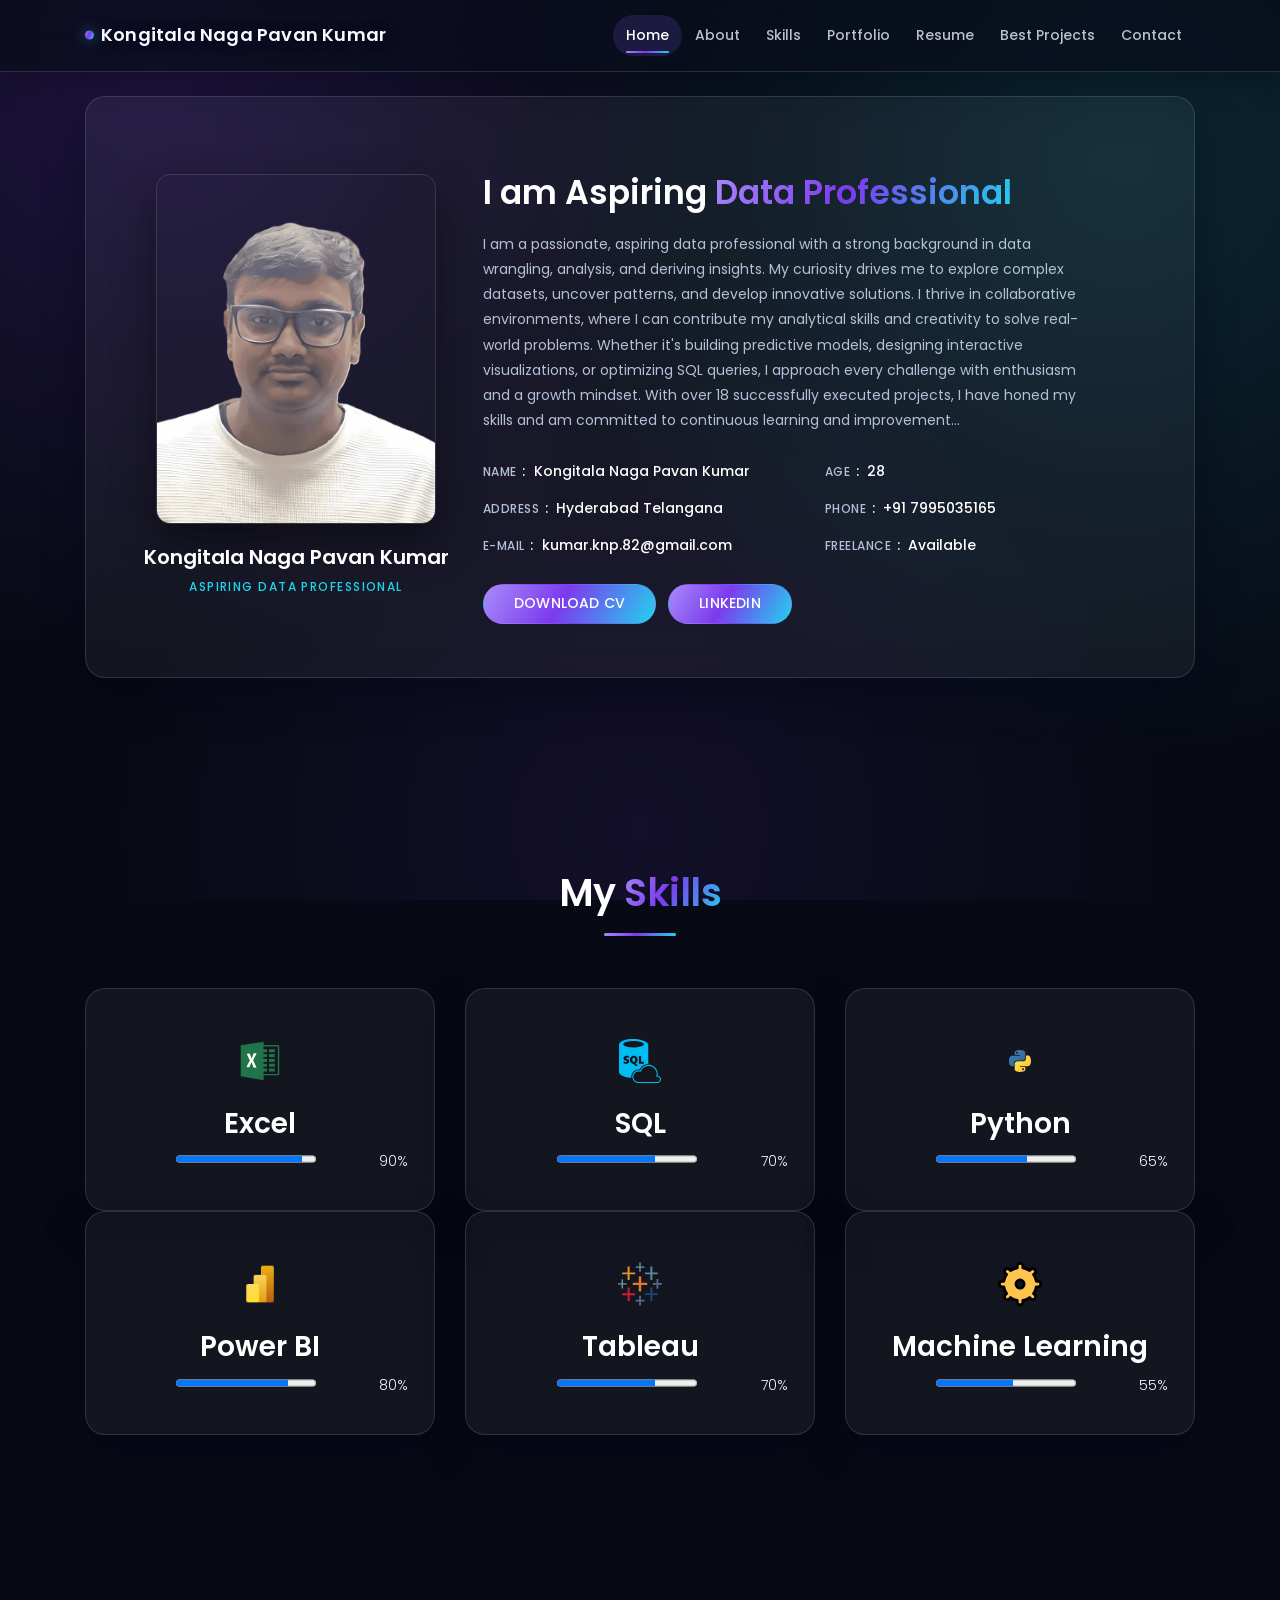
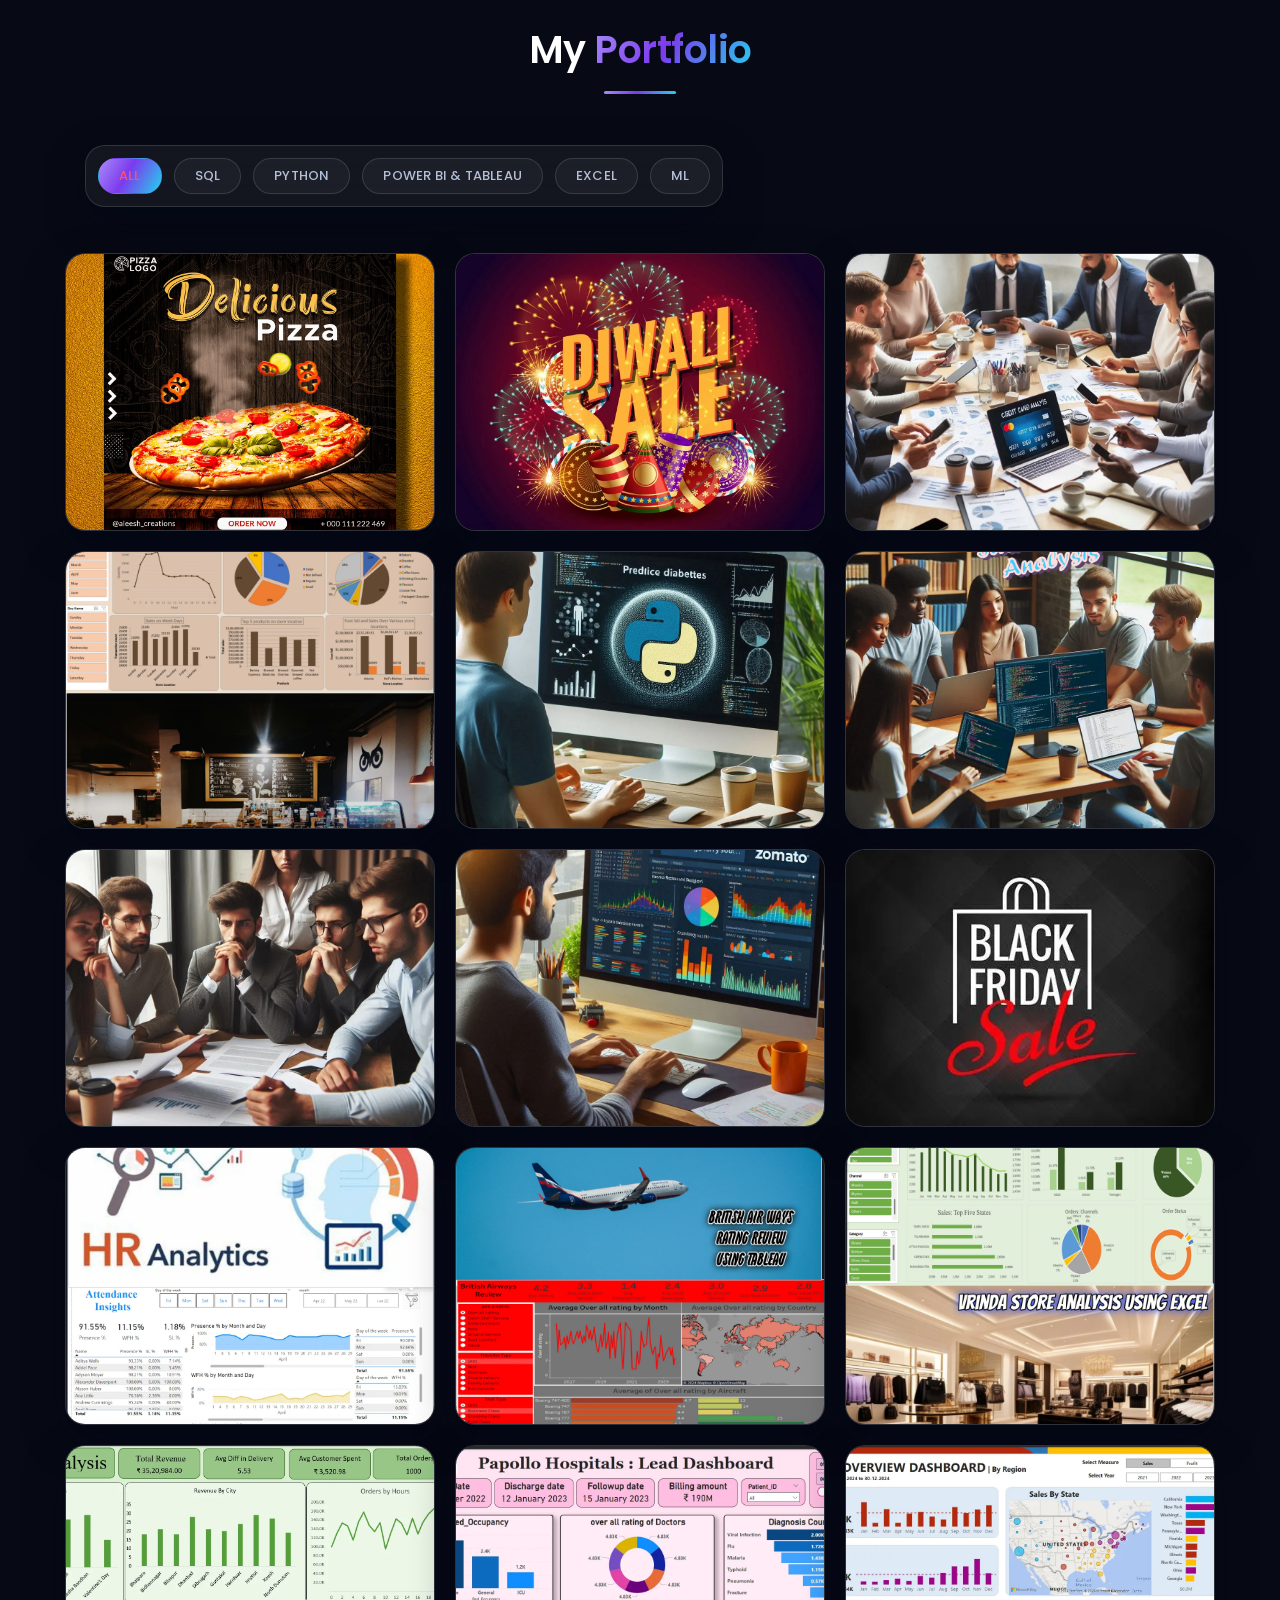
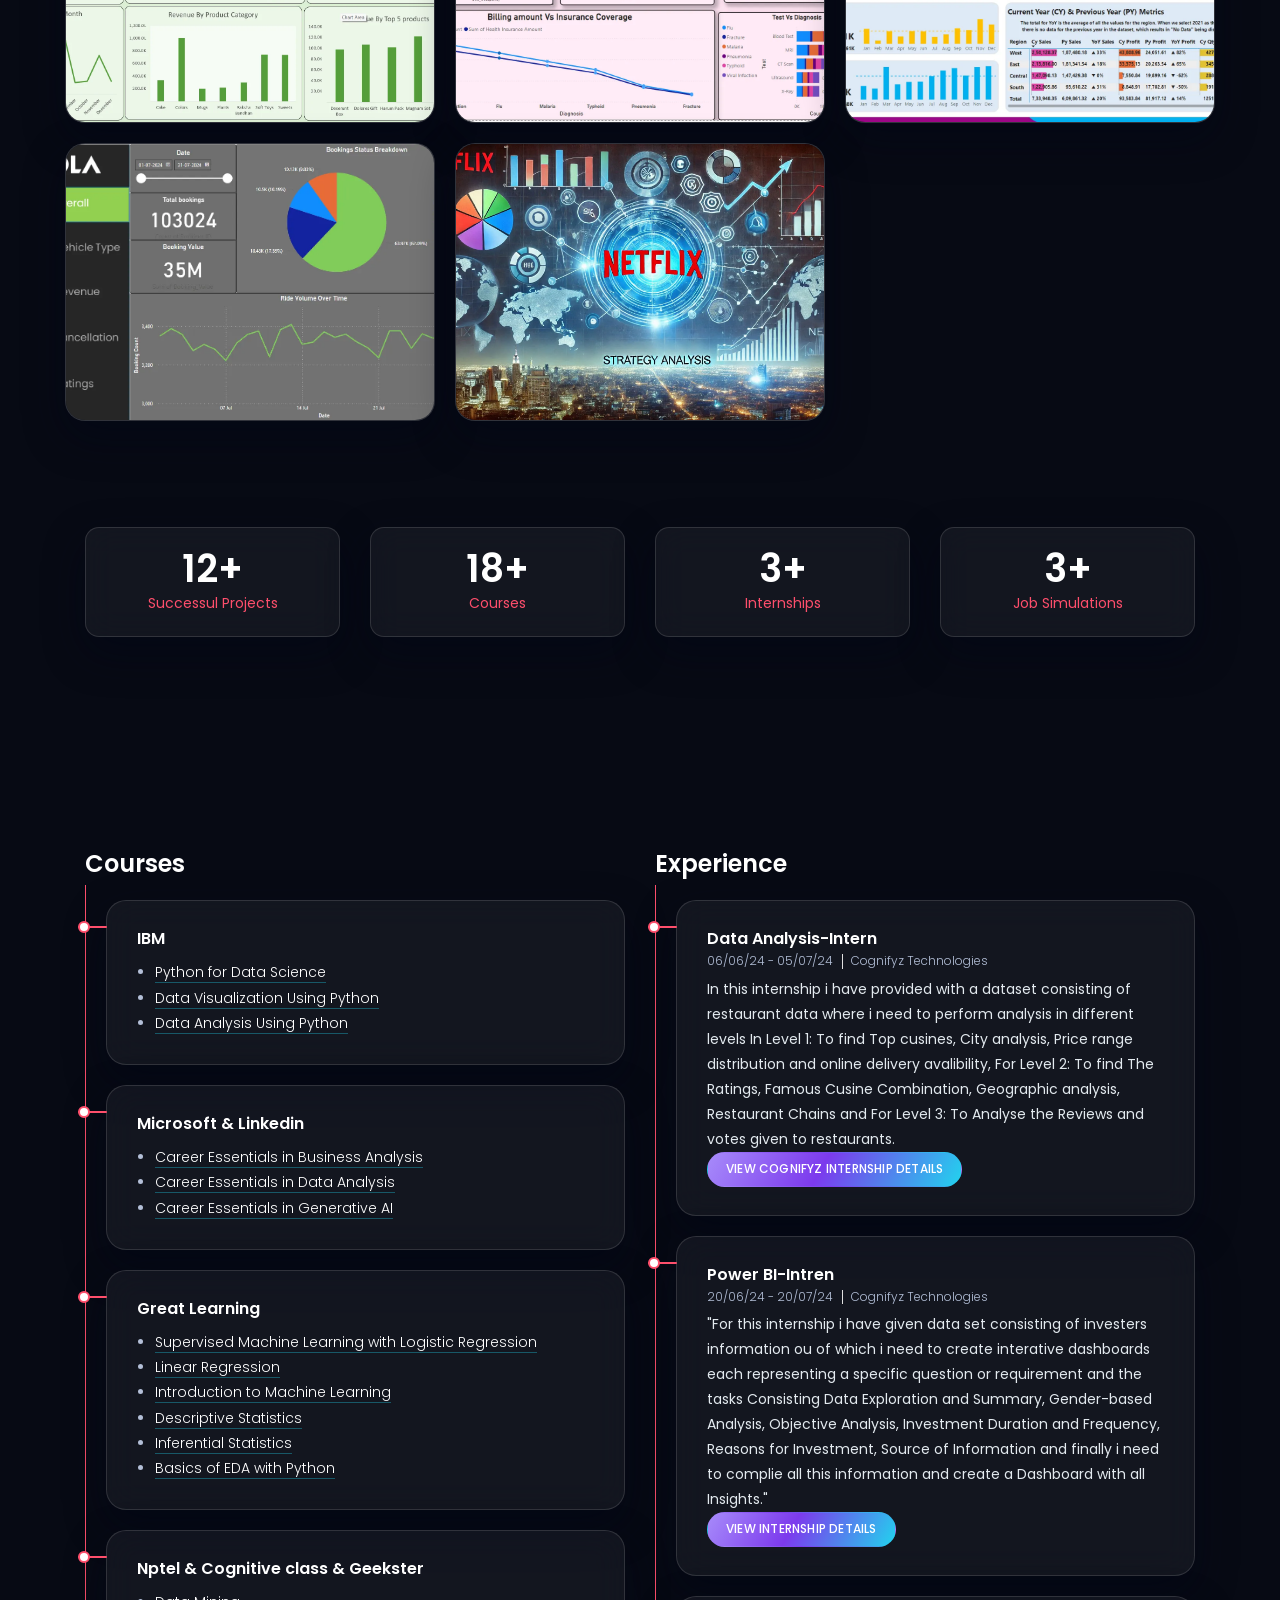
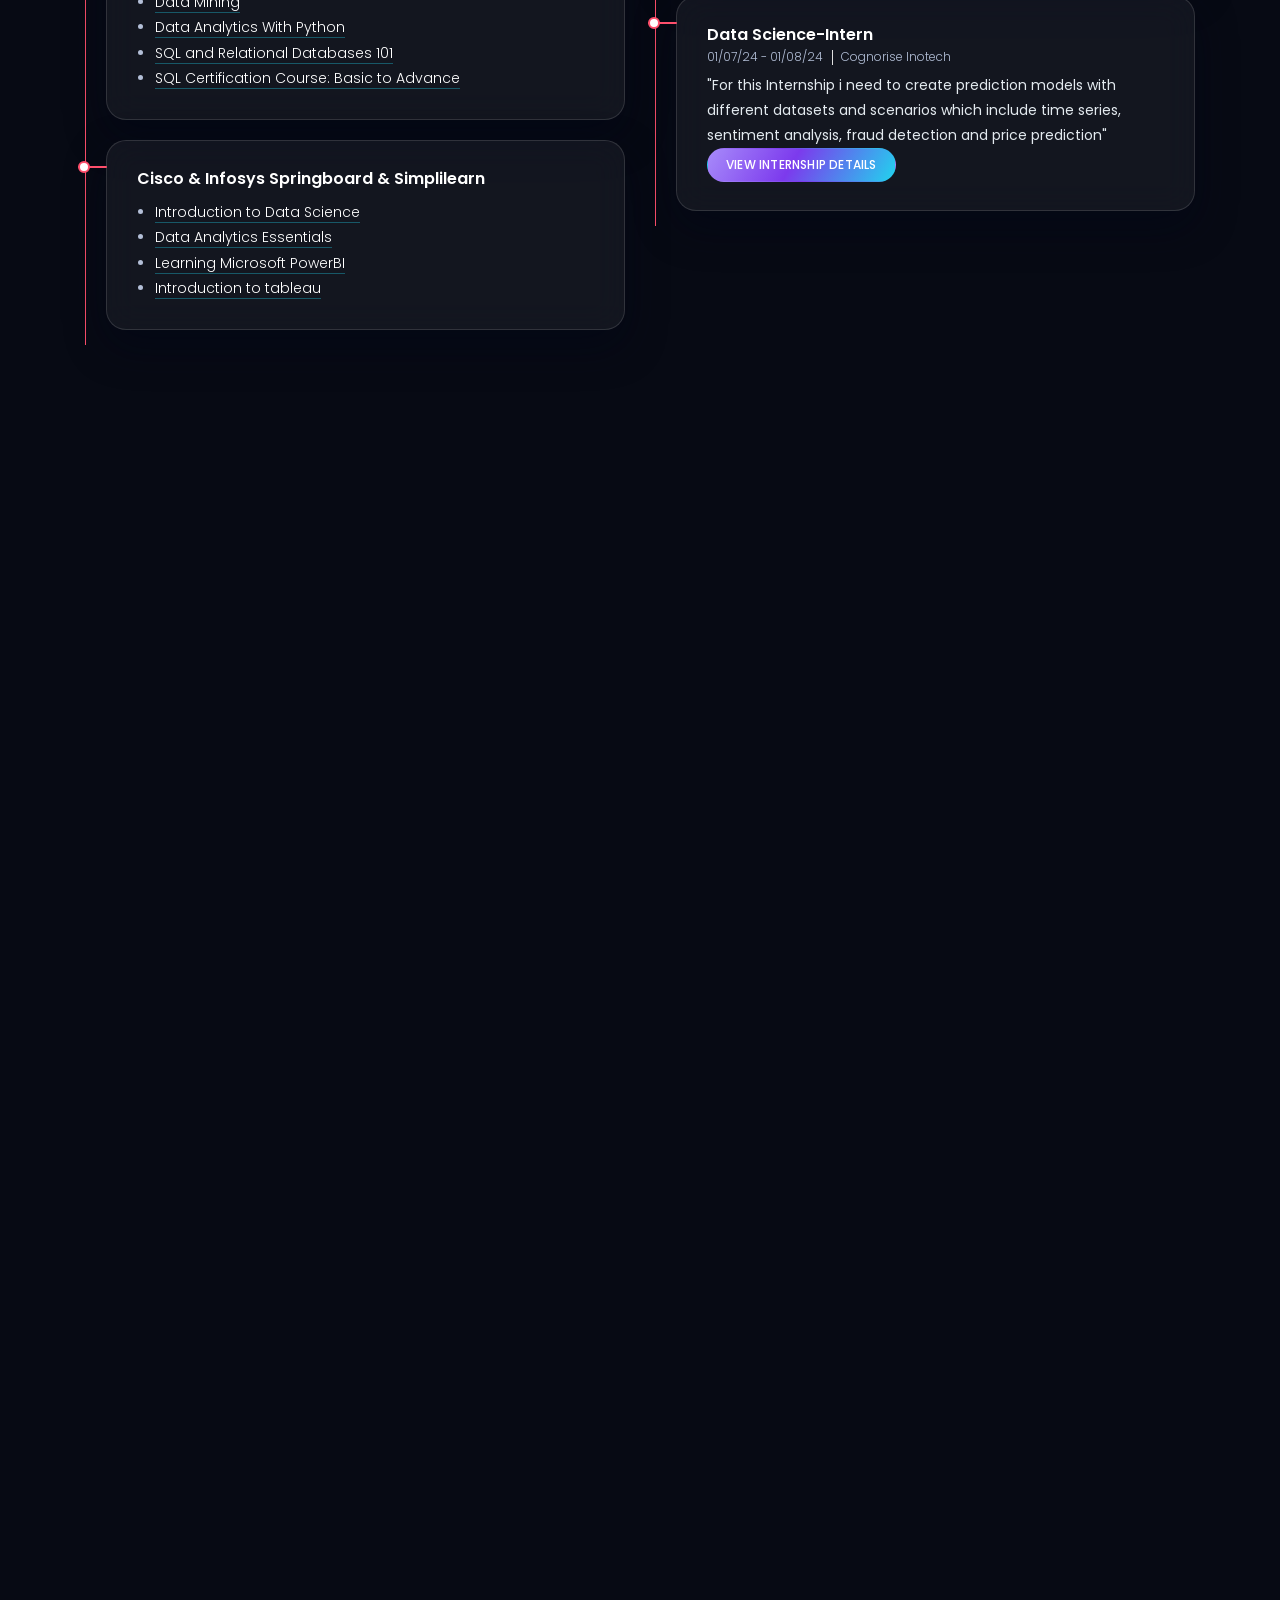
<file: index.html>
<!DOCTYPE html>
<html lang="en">

	<head>
		<!-- Required meta tags -->
		<meta charset="utf-8">
		<meta name="viewport" content="width=device-width, initial-scale=1, shrink-to-fit=no">

		<title>Naga Pavan Kumar Personal Portfolio</title>
		<meta name="description" content="Portfolio of Kongitala Naga Pavan Kumar, an aspiring data professional specializing in data analysis, SQL, Python, Power BI and machine learning.">
		<meta name="theme-color" content="#0b1020">
		<link rel="canonical" href="https://nagapavankumarkongitala.github.io/">
		<meta property="og:type" content="website">
		<meta property="og:title" content="Naga Pavan Kumar Personal Portfolio">
		<meta property="og:description" content="Data analysis, SQL, Python, Power BI and machine learning projects by Kongitala Naga Pavan Kumar.">
		<meta property="og:url" content="https://nagapavankumarkongitala.github.io/">
		<meta property="og:image" content="https://nagapavankumarkongitala.github.io/assets/img/port.webp">
		<meta name="twitter:card" content="summary_large_image">
		<link rel="preconnect" href="https://fonts.googleapis.com">
		<link rel="preconnect" href="https://fonts.gstatic.com" crossorigin>
		<link href="https://fonts.googleapis.com/css2?family=Poppins:ital,wght@0,300;0,400;0,500;0,600;0,700;0,800;1,400&display=swap" rel="stylesheet">
		<noscript><style>.preloader{display:none!important}</style></noscript>
		<!-- Bootstrap CSS -->
		<link rel="stylesheet" type="text/css" href="assets/css/bootstrap.min.css" >	
		
		<!--Favicon for this site -->
		<link rel="icon" type="image/svg+xml" href="assets/img/favicon.svg"/>
		
		<!-- Fonts -->
		<link rel="stylesheet" type="text/css" href="assets/fonts/font-awesome.min.css">
		
		<!-- Icon -->
		<link rel="stylesheet" type="text/css" href="assets/fonts/simple-line-icons.css">
		
		<!-- Text-animated -->
		<link rel="stylesheet" type="text/css" href="assets/css/animated-headline.css" >
		
		<!-- Normalize -->
		<link rel="stylesheet" type="text/css" href="assets/css/normalize.css">
		
		<!-- Animate -->
		<link rel="stylesheet" type="text/css" href="assets/css/animate.css">
		
		<!-- Main Style -->
		<link rel="stylesheet" type="text/css" href="assets/css/main.css">
		
		<!-- Responsive Style -->
		<link rel="stylesheet" type="text/css" href="assets/css/responsive.css">

		<!-- Dark glass design system -->
		<link rel="stylesheet" type="text/css" href="assets/css/redesign.css">
	</head>
  
	<body data-spy="scroll" data-offset="80">

		<!-- START PRELOADER -->
			<div class="preloader">
				<div class="spinner">
					<div class="double-bounce1"></div>
					<div class="double-bounce2"></div>
				</div>
			</div>
		<!-- END PRELOADER -->		
		
		<!-- START NAVBAR -->
		  <nav class="navbar navbar-toggleable-sm fixed-top navbar-light bg-faded site-navigation">
			<div class="container">
			  <a class="navbar-brand" href="index.html"><p>Kongitala Naga Pavan Kumar</p></a>          
			  <button class="navbar-toggler" type="button" data-toggle="collapse" data-target="#navbarCollapse" aria-controls="navbarCollapse" aria-expanded="false" aria-label="Toggle navigation">
				<span class="navbar-toggler-icon"></span>
			  </button>
			  <div class="collapse navbar-collapse justify-content-end" id="navbarCollapse">
				<ul class="navbar-nav">
				  <li class="nav-item"><a class="nav-link" href="#home">Home</a></li>
				  <li class="nav-item"><a class="nav-link" href="#about">About</a></li>
				  <li class="nav-item"><a class="nav-link" href="#services">Skills</a></li>				
				  <li class="nav-item"><a class="nav-link" href="#portfolio">Portfolio</a></li>
				  <li class="nav-item"><a class="nav-link" href="#resume">Resume</a></li>			
				  <li class="nav-item"><a class="nav-link" href="#best-projects">Best Projects</a></li>
				  <li class="nav-item"><a class="nav-link" href="#contact">Contact</a></li>
				</ul>
			  </div>
			</div>
		  </nav>      
		<!-- END NAVBAR -->

		<main id="main-content">
		
		<span id="home" aria-hidden="true"></span>
		
		
		<!-- About Section Start -->
        <section id="about" class="gray_bg section-padding about-area">
            <div class="container">
                <div class="about-panel">
                    <div class="row align-items-center">
                        <div class="col-lg-4 col-md-5 about-portrait-col">
                            <div class="about-portrait">
                                <img src="assets/img/port.webp" alt="Kongitala Naga Pavan Kumar" loading="lazy">
                                <p class="about-name">Kongitala Naga Pavan Kumar</p>
                                <p class="about-role">Aspiring Data Professional</p>
                            </div>
                        </div>
                        <div class="col-lg-8 col-md-7 about-details-col">
                            <div class="about-content">
                                <h1>I am Aspiring <span>Data Professional</span></h1>
                                <p>I am a passionate, aspiring data professional with a strong background in data wrangling, analysis, and deriving insights. My curiosity drives me to explore complex datasets, uncover patterns, and develop innovative solutions. I thrive in collaborative environments, where I can contribute my analytical skills and creativity to solve real-world problems. Whether it's building predictive models, designing interactive visualizations, or optimizing SQL queries, I approach every challenge with enthusiasm and a growth mindset. With over 18 successfully executed projects, I have honed my skills and am committed to continuous learning and improvement...</p>
                                <div class="about-profile">
                                    <ul class="admin-profile">
                                      <li><span class="pro-title"> Name </span> <span class="pro-detail">Kongitala Naga Pavan Kumar</span></li>
                                      <li><span class="pro-title"> Age </span> <span class="pro-detail">28</span></li>
                                      <li><span class="pro-title"> Address </span> <span class="pro-detail">Hyderabad Telangana</span></li>
                                      <li><span class="pro-title"> Phone </span> <span class="pro-detail">+91 7995035165</span></li>
                                      <li><span class="pro-title"> e-mail </span> <span class="pro-detail">kumar.knp.82@gmail.com</span></li>
                                      <li><span class="pro-title"> Freelance </span> <span class="pro-detail">Available</span></li>
                                    </ul>
                                </div>
                                <div class="about-actions">
                                    <a href="assets/pdf/CV.pdf" class="btn btn-secondary about_btn">Download CV</a>
                                    <a href="https://www.linkedin.com/in/naga-pavan-kumar-kongitala-ilu3516to/" class="btn btn-secondary about_linkedin" target="_blank" rel="noopener noreferrer">LinkedIn</a>
                                </div>
                            </div>
                        </div>
                    </div>
                </div>
            </div>
        </section>
        <!-- About Section End -->        

		<!-- Services Section Start -->
		<section id="services" class="gray_bg services section-padding">
			<h2 class="section-title wow flipInX" data-wow-delay="0.4s">My <span>Skills</span></h2>
			<div class="container">
				<div class="row">
					<!-- Services item -->
					<div class="col-lg-4 col-md-6 col-xs-12">
						<div class="services-item wow fadeInDown" data-wow-delay="0.3s">
							<div class="icon">
								<img loading="lazy" src="assets/img/service/excel.svg" alt="Microsoft Excel"/>
							</div>
							<div class="services-content">
								<h3>Excel</h3>
								<span></span> <span class="pull-right">90%</span>
								<progress value="90" min="0" max="100">90%</progress>
							</div>
						</div>
					</div>
				  <!-- Services item -->
					<div class="col-lg-4 col-md-6 col-xs-12">
						<div class="services-item wow fadeInDown" data-wow-delay="0.6s">
							<div class="icon">
								<img loading="lazy" src="assets/img/service/sql.svg" alt="SQL"/>
							</div>
							<div class="services-content">
								<h3>SQL</h3>
								<span></span> <span class="pull-right">70%</span>
								<progress value="70" min="0" max="100">70%</progress>
							</div>
						</div>
					</div>
					<!-- Services item -->
					<div class="col-lg-4 col-md-6 col-xs-12">
						<div class="services-item wow fadeInDown" data-wow-delay="0.9s">
							<div class="icon">
								<img loading="lazy" src="assets/img/service/python.svg" alt="Python"/>
							</div>
							<div class="services-content">
								<h3>Python</h3>
								<span></span> <span class="pull-right">65%</span>
								<progress value="65" min="0" max="100">65%</progress>
							</div>
						</div>
					</div>
					<!-- Services item -->
					<div class="col-lg-4 col-md-6 col-xs-12">
						<div class="services-item wow fadeInDown" data-wow-delay="0.6s">
							<div class="icon">
								<img loading="lazy" src="assets/img/service/powerbi.png" alt="Power BI"/>
							</div>
							<div class="services-content">
								<h3>Power BI</h3>
								<span></span> <span class="pull-right">80%</span>
								<progress value="80" min="0" max="100">80%</progress>
							</div>
						</div>
					</div>
					<!-- Services item -->
					<div class="col-lg-4 col-md-6 col-xs-12">
						<div class="services-item wow fadeInDown" data-wow-delay="0.6s">
							<div class="icon">
								<img loading="lazy" src="assets/img/service/tableau.svg" alt="Tableau"/>
							</div>
							<div class="services-content">
								<h3>Tableau</h3>
								<span></span> <span class="pull-right">70%</span>
								<progress value="70" min="0" max="100">70%</progress>
							</div>
						</div>
					</div>
					<!-- Services item -->
					<div class="col-lg-4 col-md-6 col-xs-12">
						<div class="services-item wow fadeInDown" data-wow-delay="0.6s">
							<div class="icon">
								<img loading="lazy" src="assets/img/service/ml.svg" alt="Machine Learning"/>
							</div>
							<div class="services-content">
								<h3>Machine Learning</h3>
								<span></span> <span class="pull-right">55%</span>
								<progress value="55" min="0" max="100">55%</progress>
							</div>
						</div>
					</div>
				</div>
			</div>
		</section>
		<!-- Services Section End -->
		

		<!-- Portfolio Section -->
			<section id="portfolio" class="gray_bg section-padding">
				<!-- Container Starts -->
				<div class="container">        
					<h2 class="section-title wow flipInX" data-wow-delay="0.4s">My <span>Portfolio</span></h2>
					<div class="row">          
						<div class="col-md-12">
							<!-- Portfolio Controller/Buttons -->
							<div class="controls text-center">
							  <button type="button" class="filter active btn btn-common" data-filter="all" aria-pressed="true">
								All 
							  </button>
							  <button type="button" class="filter btn btn-common" data-filter=".SQL" aria-pressed="false">
								SQL 
							  </button>
							  <button type="button" class="filter btn btn-common" data-filter=".Python" aria-pressed="false">
								Python
							  </button>
							  <button type="button" class="filter btn btn-common" data-filter=".PowerBI" aria-pressed="false">
								Power BI &amp; Tableau 
							  </button>
							  <button type="button" class="filter btn btn-common" data-filter=".Excel" aria-pressed="false">
								Excel 
							  </button>
							  <button type="button" class="filter btn btn-common" data-filter=".ML" aria-pressed="false">
								ML 
							  </button>
							</div>
							<!-- Portfolio Controller/Buttons Ends-->
						</div>

						<!-- Portfolio Recent Projects -->
						<div id="portfolio-grid">
							<div class="row">
								<div class="col-sm-6 col-md-4 col-lg-4 col-xl-4 mix SQL">
									<div class="portfolio-item">
										<div class="shot-item">
											<img loading="lazy" src="assets/img/ser1.webp" alt="EDA of Pizza sales using SQL dashboard" />  
											<div class="overlay">
												<div class="icons">
												  <a class="lightbox preview" aria-label="Preview project report" href="assets/pdf/pizza.pdf">
													<i class="icon-eye"></i>
												  </a>
												  <a rel="noopener noreferrer" class="link" aria-label="View project source code" href="https://github.com/Nagapavankumarkongitala/pizza_sales_2015" target="_blank">
													<i class="icon-link"></i>
												  </a>
												  <p>EDA of Pizza sales Using SQl</p>
												  <p>Analyzed pizza sales using advanced SQL queires to identify best selling pizzas, revenue generated and many more.</p>
												</div>
											</div>
										</div>               
									</div>
								</div>
								<div class="col-sm-6 col-md-4 col-lg-4 col-xl-4 mix Python">
									<div class="portfolio-item">
										<div class="shot-item">
											<img loading="lazy" src="assets/img/ser2.webp" alt="Diwali sales data analysis using Python"/> 
											<div class="overlay">
												<div class="icons">
												  <a class="lightbox preview" aria-label="Preview project report" href="assets/pdf/diwali sales.pdf">
													<i class="icon-eye"></i>
												  </a>
												  <a rel="noopener noreferrer" class="link" aria-label="View project source code" href="https://github.com/Nagapavankumarkongitala/Diwali_sales/blob/main/diwali_sales.ipynb" target="_blank">
													<i class="icon-link"></i>
												  </a>
												  <p>Data Analysis using Python</p>
												  <p>Performed exploratory data analysis on diwali sales data using Python to improve the customer experience.</p>
												</div>
											</div>
										</div>               
									</div>
								</div>
								<div class="col-sm-6 col-md-4 col-lg-4 col-xl-4 mix PowerBI">
									<div class="portfolio-item">
										<div class="shot-item">
											<img loading="lazy" src="assets/img/credit.webp" alt="Credit card analysis using Power BI dashboard"/> 
											<div class="overlay">
												<div class="icons">
												  <a class="lightbox preview" aria-label="Preview project report" href="assets/pdf/Credit card.pdf">
													<i class="icon-eye"></i>
												  </a>
												  <a rel="noopener noreferrer" class="link" aria-label="View project source code" href="https://github.com/Nagapavankumarkongitala/Credit_card_analysis_using_BI" target="_blank">
													<i class="icon-link"></i>
												  </a>
												  <p>Credit card analysis using PowerBI</p>
												  <p>This project for analyzing the week over week performance of the credit card users and the revenue generated by them using the Power BI.</p>
												</div>
											</div>
										</div>               
									</div>
								</div>
								<div class="col-sm-6 col-md-4 col-lg-4 col-xl-4 mix Excel">
									<div class="portfolio-item">
										<div class="shot-item">
											<img loading="lazy" src="assets/img/coffee.webp" alt="Coffee shop sales analysis dashboard" /> 
											<div class="overlay">
												<div class="icons">
												  <a class="lightbox preview" aria-label="Preview project report" href="assets/pdf/Coffee shop.pdf">
													<i class="icon-eye"></i>
												  </a>
												  <a rel="noopener noreferrer" class="link" aria-label="View project source code" href="https://github.com/Nagapavankumarkongitala/Coffee_shop_sales_analysis" target="_blank">
													<i class="icon-link"></i>
												  </a>
												  <p>CoffeeShop Sales Analysis Using Excel</p>
												  <p>Excel is used to analyze the coffee shop sales to find the most selling hours, coffee type, store and many more and created a dashboard for visual representation.</p>
												</div>
											</div>
										</div>               
									</div>
								</div>
								<div class="col-sm-6 col-md-4 col-lg-4 col-xl-4 mix ML">
									<div class="portfolio-item">
										<div class="shot-item">
											<img loading="lazy" src="assets/img/dia.webp" alt="Diabetic prediction using Naive Bayes model" /> 
											<div class="overlay">
												<div class="icons">
												  <a class="lightbox preview" aria-label="Preview project report" href="assets/pdf/diabetics prediction by naive bayes.pdf">
													<i class="icon-eye"></i>
												  </a>
												  <a rel="noopener noreferrer" class="link" aria-label="View project source code" href="https://github.com/Nagapavankumarkongitala/diabetics_prediction_by_naive-bayes/blob/main/diabetics%20prediction%20by%20naive%20bayes.ipynb" target="_blank">
													<i class="icon-link"></i>
												  </a>
												  <p>Diabetic Prediction Using Naive Bayes</p>
												  <p>Developed a ML model to predict the diabetic chance in patients by using Naive Bayes.</p>
												</div>
											</div>
										</div>               
									</div>
								</div>
								<div class="col-sm-6 col-md-4 col-lg-4 col-xl-4 mix Python">
									<div class="portfolio-item">
										<div class="shot-item">
											<img loading="lazy" src="assets/img/Student.webp" alt="Student score analysis dashboard"/>
											<div class="overlay">
												<div class="icons">
												  <a class="lightbox preview" aria-label="Preview project report" href="assets/pdf/st-analysis_1.pdf">
													<i class="icon-eye"></i>
												  </a>
												  <a rel="noopener noreferrer" class="link" aria-label="View project source code" href="https://github.com/Nagapavankumarkongitala/Student_Score_analysis" target="_blank">
													<i class="icon-link"></i>
												  </a>
												  <p>Student Score Analysis</p>
												  <p>This project is for analysis of different factors affecting student scores using python</p> 
												</div>
											</div>
										</div>               
									</div>
								</div>
								<div class="col-sm-6 col-md-4 col-lg-4 col-xl-4 mix SQL">
									<div class="portfolio-item">
										<div class="shot-item">
											<img loading="lazy" src="assets/img/layoff.webp" alt="Lay offs 2020-2023 analysis dashboard"/>
											<div class="overlay">
												<div class="icons">
												  <a class="lightbox preview" aria-label="Preview project report" href="assets/pdf/LAYOFFS 2023.pdf">
													<i class="icon-eye"></i>
												  </a>
												  <a rel="noopener noreferrer" class="link" aria-label="View project source code" href="https://github.com/Nagapavankumarkongitala/layoffs_2020-2023" target="_blank">
													<i class="icon-link"></i>
												  </a>
												  <p>Lay offs 2020-2023 Analysis Using SQL</p>
												  <p>This is a End to End project is for analysis companies how layed off employess from 2020 -2023 using SQL for cleaning data and performing Analysis.</p> 
												</div>
											</div>
										</div>               
									</div>
								</div>
								<div class="col-sm-6 col-md-4 col-lg-4 col-xl-4 mix Python">
									<div class="portfolio-item">
										<div class="shot-item">
											<img loading="lazy" src="assets/img/zomato.webp" alt="Zomato usage analysis dashboard" /> 
											<div class="overlay">
												<div class="icons">
												<a class="lightbox preview" aria-label="Preview project report" href="assets/pdf/zomato-analysis.pdf">
													<i class="icon-eye"></i>
												</a>
												<a rel="noopener noreferrer" class="link" aria-label="View project source code" href="https://github.com/Nagapavankumarkongitala/Zomato_analysis_Using-Python" target="_blank">
													<i class="icon-link"></i>
												</a>
												<p>Zomato Usage Analysis Using Python</p>
												<p>Python is used to findout most zomato platform using countries and the rating of them based on their experiance were analysed.</p>
												</div>
											</div>
										</div>               
									</div>
								</div>
								<div class="col-sm-6 col-md-4 col-lg-4 col-xl-4 mix Python ML">
									<div class="portfolio-item">
										<div class="shot-item">
											<img loading="lazy" src="assets/img/black.webp" alt="Black Friday analysis dashboard" /> 
											<div class="overlay">
												<div class="icons">
												<a class="lightbox preview" aria-label="Preview project report" href="assets/pdf/black.pdf">
													<i class="icon-eye"></i>
												</a>
												<a rel="noopener noreferrer" class="link" aria-label="View project source code" href="https://github.com/Nagapavankumarkongitala/Black_Friday" target="_blank">
													<i class="icon-link"></i>
												</a>
												<p>Black Friday analysis and Feature Engneering</p>
												<p>In this project information of the black friday were used where the unwanted columns removed both Label encoding and onehot encoding was performed followed by the model development</p>
												</div>
											</div>
										</div>               
									</div>
								</div>
								<div class="col-sm-6 col-md-4 col-lg-4 col-xl-4 mix PowerBI">
									<div class="portfolio-item">
										<div class="shot-item">
											<img loading="lazy" src="assets/img/hr.webp" alt="HR analysis using Power BI dashboard"/>
											<div class="overlay">
												<div class="icons">
												<a class="lightbox preview" aria-label="Preview project report" href="assets/pdf/hr.pdf">
													<i class="icon-eye"></i>
												</a>
												<a rel="noopener noreferrer" class="link" aria-label="View project source code" href="https://github.com/Nagapavankumarkongitala/HR_analytics" target="_blank">
													<i class="icon-link"></i>
												</a>
												<p>HR Analysis using PowerBI</p>
												<p>This project is for analysis of leave pattern of the employees and the kind of leaves they are applying over time to plan the team gatherings, project launches and to plan the working hours and many more based upon the data.</p> 
												</div>
											</div>
										</div>               
									</div>
								</div>
								<div class="col-sm-6 col-md-4 col-lg-4 col-xl-4 mix PowerBI">
									<div class="portfolio-item">
										<div class="shot-item">
											<img loading="lazy" src="assets/img/british.webp" alt="British Airways review using Tableau dashboard" /> 
											<div class="overlay">
												<div class="icons">
												<a class="lightbox preview" aria-label="Preview project report" href="assets/pdf/british.pdf">
													<i class="icon-eye"></i>
												</a>
												<a rel="noopener noreferrer" class="link" aria-label="View project source code" href="https://github.com/Nagapavankumarkongitala/british_airways" target="_blank">
													<i class="icon-link"></i>
												</a>
												<p>British Airways review using Tableau</p>
												<p>Tableau is used to review the rating data regrading different services and facilites that are availble in the british air ways for different types of aircrafts used to to increase the user experiance.</p>
												</div>
											</div>
										</div>               
									</div>
								</div>
								<div class="col-sm-6 col-md-4 col-lg-4 col-xl-4 mix Excel">
									<div class="portfolio-item">
										<div class="shot-item">
											<img loading="lazy" src="assets/img/vrinda.webp" alt="Vrinda store analysis dashboard" /> 
											<div class="overlay">
												<div class="icons">
												<a class="lightbox preview" aria-label="Preview project report" href="assets/pdf/report.pdf">
													<i class="icon-eye"></i>
												</a>
												<a rel="noopener noreferrer" class="link" aria-label="View project source code" href="https://github.com/Nagapavankumarkongitala/vrinda_store_analysis" target="_blank">
													<i class="icon-link"></i>
												</a>
												<p>Vrinda Store Analysis</p>
												<p>Annual store sales analysis was performed for the 2022 using the excel and through the analyzed data the insights were drawn for the 2023 action plan to improve the sales.</p>
												</div>
											</div>
										</div>               
									</div>
								</div>
								<div class="col-sm-6 col-md-4 col-lg-4 col-xl-4 mix Excel">
									<div class="portfolio-item">
										<div class="shot-item">
											<img loading="lazy" src="assets/img/Dashboard.webp" alt="FNP sales analysis dashboard"/>
											<div class="overlay">
												<div class="icons">
												<a class="lightbox preview" aria-label="Preview project report" href="assets/pdf/fnp.pdf">
													<i class="icon-eye"></i>
												</a>
												<a rel="noopener noreferrer" class="link" aria-label="View project source code" href="https://github.com/Nagapavankumarkongitala/fnp_sales_analysis" target="_blank">
													<i class="icon-link"></i>
												</a>
												<p>Fnp Sales Analysis</p>
												<p>This sales analysis dashboard provides a comprehensive and insightful view of the company's performance across various dimensions, including revenue, customer behavior, and product categories. The detailed breakdown by occasions, cities, months, and top products highlights key areas of success and opportunities for improvement.</p> 
												</div>
											</div>
										</div>               
									</div>
								</div>
								<div class="col-sm-6 col-md-4 col-lg-4 col-xl-4 mix PowerBI">
									<div class="portfolio-item">
										<div class="shot-item">
											<img loading="lazy" src="assets/img/health.webp" alt="Papollo Hospitals lead dashboard" /> 
											<div class="overlay">
												<div class="icons">
												<a class="lightbox preview" aria-label="Preview project report" href="https://github.com/Nagapavankumarkongitala/Papollo-Hospitals-Lead-Dashboard/tree/main">
													<i class="icon-eye"></i>
												</a>
												<a rel="noopener noreferrer" class="link" aria-label="View project source code" href="https://github.com/Nagapavankumarkongitala/Papollo-Hospitals-Lead-Dashboard/tree/main" target="_blank">
													<i class="icon-link"></i>
												</a>
												<p>Papollo Hospitals : Lead Dashboard </p>
												<p>The Papollo Hospitals dashboard offers a holistic view of the hospital's performance, patient care, and financial metrics. With high occupancy rates, consistently excellent doctor ratings, and insights into common diagnoses, the dashboard equips healthcare professionals with the data they need to make informed decisions.</p>
												</div>
											</div>
										</div>               
									</div>
								</div>
								<div class="col-sm-6 col-md-4 col-lg-4 col-xl-4 mix PowerBI">
									<div class="portfolio-item">
										<div class="shot-item">
											<img loading="lazy" src="assets/img/dashboard1.webp" alt="Sales overview dashboard" /> 
											<div class="overlay">
												<div class="icons">
												<a class="lightbox preview" aria-label="Preview project report" href="assets/pdf/sales BI.pdf">
													<i class="icon-eye"></i>
												</a>
												<a rel="noopener noreferrer" class="link" aria-label="View project source code" href="https://github.com/Nagapavankumarkongitala/Sales_overview_Dashboard/tree/main" target="_blank">
													<i class="icon-link"></i>
												</a>
												<p>Sales Overview 2021-2024</p>
												<p>The Sales Overview Dashboard offers a comprehensive analysis of sales performance across various regions and states. It highlights key metrics such as current year (CY) sales, previous year (PY) sales, profit, and quantity, along with their year-over-year (YoY) changes. The dashboard uses detailed DAX formulas to calculate these metrics, enabling insightful comparisons and trends analysis..</p>
												</div>
											</div>
										</div>               
									</div>
								</div>
								<div class="col-sm-6 col-md-4 col-lg-4 col-xl-4 mix SQL PowerBI">
									<div class="portfolio-item">
										<div class="shot-item">
											<img loading="lazy" src="assets/img/overall.webp" alt="Ola data analytics dashboard" /> 
											<div class="overlay">
												<div class="icons">
												<a class="lightbox preview" aria-label="Preview project report" href="assets/pdf/ola_data_analytics.pdf">
													<i class="icon-eye"></i>
												</a>
												<a rel="noopener noreferrer" class="link" aria-label="View project source code" href="https://github.com/Nagapavankumarkongitala/Ola_Data_Analytics" target="_blank">
													<i class="icon-link"></i>
												</a>
												<p>Ola Data Analytics</p>
												<p>this project covers the SQL And PowerBI where the SQL queries and Power BI DashBoard was prepared to analyse the customer rating cancellation rate and over all performance of drivers to drive the future planning.</p>
												</div>
											</div>
										</div>               
									</div>
								</div>
								<div class="col-sm-6 col-md-4 col-lg-4 col-xl-4 mix Python">
									<div class="portfolio-item">
										<div class="shot-item">
											<img loading="lazy" src="assets/img/netflix.webp" alt="Netflix strategy analysis dashboard" /> 
											<div class="overlay">
												<div class="icons">
												<a class="lightbox preview" aria-label="Preview project report" href="https://github.com/Nagapavankumarkongitala/Netflix_strategy_analysis">
													<i class="icon-eye"></i>
												</a>
												<a rel="noopener noreferrer" class="link" aria-label="View project source code" href="https://github.com/Nagapavankumarkongitala/Netflix_strategy_analysis" target="_blank">
													<i class="icon-link"></i>
												</a>
												<p>Netflix Strategy analysis</p>
												<p>Content Strategy Analysis means analyzing how content is created, released, distributed, and consumed to achieve specific goals, such as maximizing audience engagement, viewership, brand reach, or revenue.</p>
												</div>
											</div>
										</div>               
									</div>
								</div>
							</div>
						</div>
					</div>	
				</div>
				
				<!-- Container Ends -->
			</section>
		<!-- Portfolio Section Ends --> 
		
		<!-- Funfacts Section Start -->
        <section class="gray_bg funfacts-area pb_80 ">
            <div class="container">
                <div class="row">
                    <div class="col-lg-3 col-md-3">
                        <div class="funfact">
                            <i class="icofont-printer"></i>
                            <h3><span class="counterUp">12</span>+</h3>
                            <p>Successul Projects</p>
                        </div>
                    </div>

                    <div class="col-lg-3 col-md-3">
                        <div class="funfact">
                            <i class="icofont-users"></i>
                            <h3><span class="counterUp">18</span>+</h3>
                            <p>Courses</p>
                        </div>
                    </div>

                    <div class="col-lg-3 col-md-3">
                        <div class="funfact">
                            <i class="icofont-users-alt-5"></i>
                            <h3><span class="counterUp">3</span>+</h3>
                            <p>Internships</p>
                        </div>
                    </div>

                    <div class="col-lg-3 col-md-3">
                        <div class="funfact">
                            <i class="icofont-award"></i>
                            <h3><span class="counterUp">3</span>+</h3>
                            <p>Job Simulations</p>
                        </div>
                    </div>
                </div>
            </div>
        </section>
        <!-- Funfacts Section End -->
		
		<!-- Resume Section Start -->
		<section id="resume" class="gray_bg section-padding">
			<h2 class="section-title wow flipInX" data-wow-delay="0.4s">My <span>Resume</span></h2>
			<div class="container">
				<div class="row">
					<div class="col-lg-6 col-md-6  col-xs-12">
						<div class="block">
							<div class="block-title">
								<h3>Courses</h3>
							</div>
							
							<div class="timeline">
							  <!-- Education 1 -->
								<div class="timeline-item">
									<h4 class="item-title">IBM</h4>
									<ul>
									<li><a rel="noopener noreferrer" href="https://www.credly.com/badges/9fa0f614-43ae-43a1-94e2-294d07d2c429/linked_in_profile" target="_blank">Python for Data Science</a></li>
								    <li><a href="https://www.credly.com/badges/c782bd3c-c1a4-420f-83d7-c5f84005696b/linked_in_profile" target="_blank" rel="noopener noreferrer">Data Visualization Using Python</a></li>
								    <li><a rel="noopener noreferrer" href="https://www.credly.com/badges/b8260bd1-924a-4905-b3f8-159dfb4f73fb/linked_in_profile" target="_blank">Data Analysis Using Python</a></li>
									</ul>
								</div>
								<!-- / Education 1 -->

								<!-- Education 2 -->
								<div class="timeline-item">
									<h4 class="item-title">Microsoft &amp; Linkedin</h4>
									<ul>
									<li><a rel="noopener noreferrer" href="https://www.linkedin.com/learning/certificates/918304b99729e10b419e6a879a802c18ebde96206532d9a884c50e1b36b2ffbc" target="_blank">Career Essentials in Business Analysis</a></li>
									<li><a rel="noopener noreferrer" href="https://www.linkedin.com/learning/certificates/33deb8d14647d4e80c529c1dfd73445652be7ae9fc80939bfbd9c4dcd2d1283a" target="_blank">Career Essentials in Data Analysis</a></li>
									<li><a rel="noopener noreferrer" href="https://www.linkedin.com/learning/certificates/7a4f11ead317f072d569c15ecc3d8ed22b937c15a6c45ab0d3a050cde7267e79" target="_blank">Career Essentials in Generative AI</a></li>
									</ul>
								</div>
								<!-- / Education 2 -->

								<!-- Education 3 -->
								<div class="timeline-item">
									<h4 class="item-title">Great Learning</h4>
									<ul>
									<li><a rel="noopener noreferrer" href="https://drive.google.com/file/d/10PfkvRZwJBLDg3sbCaAiErDTaq3nN3yS/view?usp=sharing" target="_blank">Supervised Machine Learning with Logistic Regression</a></li>
									<li><a rel="noopener noreferrer" href="https://drive.google.com/file/d/1f51NVGjPpbdaa9L3coI-euSn8mraqOso/view?usp=sharing" target="_blank">Linear Regression</a></li>
									<li><a rel="noopener noreferrer" href="https://drive.google.com/file/d/1xsNp17BCQ0IAu_cirHkIEso1GEvVWpXr/view?usp=sharing" target="_blank">Introduction to Machine Learning</a></li>
									<li><a rel="noopener noreferrer" href="https://drive.google.com/file/d/1osFskLGmK1bOJgDal_tKjN_emqdnSF8u/view?usp=sharing" target="_blank">Descriptive Statistics</a></li>
									<li><a rel="noopener noreferrer" href="https://drive.google.com/file/d/1pWrvSYdFXNQ5SAm6VBAeb67j0Bqb9WfQ/view?usp=sharing" target="_blank">Inferential Statistics</a></li>
									<li><a rel="noopener noreferrer" href="https://drive.google.com/file/d/1YLdFcuJSKdZVIyY6Vn6h2ix2x-esfonS/view?usp=sharing" target="_blank">Basics of EDA with Python</a></li>
								</ul>
								</div>
								<!-- / Education 3 -->

								<!-- / Education 4 -->
								<div class="timeline-item">
									<h4 class="item-title">Nptel &amp; Cognitive class &amp; Geekster</h4>
									<ul>
									<li><a rel="noopener noreferrer" href="assets/pdf/datamining.pdf" target="_blank">Data Mining</a></li>
									<li><a rel="noopener noreferrer" href="https://drive.google.com/file/d/1Ha2UgEwoSRJheXhpDXvTmQTQcLTon3VN/view?usp=sharing" target="_blank">Data Analytics With Python</a></li>
									<li><a rel="noopener noreferrer" href="https://courses.cognitiveclass.ai/certificates/07b49888411f47a7a0bc4522f09902a9" target="_blank">SQL and Relational Databases 101</a></li>
									<li><a rel="noopener noreferrer" href="https://drive.google.com/file/d/1JfsX0NYeTIhSnR2uBEGH_sVsJYkj5UMa/view?usp=sharing" target="_blank">SQL Certification Course: Basic to Advance</a></li>
								</ul>
								</div>
								<!-- / Education 4 -->
								
								<!-- / Education 5 -->
								<div class="timeline-item">
									<h4 class="item-title">Cisco &amp; Infosys Springboard &amp; Simplilearn</h4>
									<ul>
									<li><a rel="noopener noreferrer" href="https://www.credly.com/badges/1119a8bf-0cb5-408c-b79e-8ff653f30d34/linked_in_profile" target="_blank">Introduction to Data Science</a></li>
									<li><a rel="noopener noreferrer" href="https://www.credly.com/badges/0bfce9fe-ded5-488d-bbed-7c49a12744fa/linked_in_profile" target="_blank">Data Analytics Essentials</a></li>
									<li><a rel="noopener noreferrer" href="https://drive.google.com/file/d/1564SEvAbX2b5jTk5vTGU99dxfEjGXvBV/view?usp=sharing" target="_blank">Learning Microsoft PowerBI</a></li>
									<li><a rel="noopener noreferrer" href="https://simpli-web.app.link/e/FmovN0Ly6Jb" target="_blank">Introduction to tableau</a></li>
								</ul>
								</div>
								<!-- / Education 5 -->
							</div>
						</div>
					</div>

					<div class="col-lg-6 col-md-6  col-xs-12">
						<div class="block">
							<div class="block-title">
								<h3>Experience</h3>
							</div>

							<div class="timeline">
								<!-- Experience 1 -->
								<div class="timeline-item">
									<h3 class="item-title">Data Analysis-Intern</h3>
									<span class="item-period">06/06/24 - 05/07/24</span>
									<span class="item-small">Cognifyz Technologies</span>
									<p class="item-description">In this internship i have provided with a dataset consisting of restaurant data where i need to perform analysis in different levels
										In Level 1: To find Top cusines, City analysis, Price range distribution and online delivery avalibility, For 
										Level 2: To find The Ratings, Famous Cusine Combination, Geographic analysis, Restaurant Chains and For
										Level 3: To Analyse the Reviews and votes given to restaurants.</p>
										<a href="https://github.com/Nagapavankumarkongitala/Cognifyz_internship" class="btn blog_btn btn-secondary">View Cognifyz internship details</a>

								</div>
								<!-- / Experience 1 -->

								<!-- Experience 2 -->
								<div class="timeline-item">
									<h4 class="item-title">Power BI-Intren</h4>
									<span class="item-period">20/06/24 - 20/07/24</span>
									<span class="item-small">Cognifyz Technologies</span>
									<p class="item-description">"For this internship i have given data set consisting of investers information ou of which i need to create interative dashboards each representing a specific question or requirement 
										and the tasks Consisting Data Exploration and Summary, Gender-based Analysis, Objective Analysis, Investment Duration and Frequency, Reasons for Investment, Source of Information and finally i need to complie all this information and create a Dashboard with all Insights."</p>
									<a rel="noopener noreferrer" href="https://github.com/Nagapavankumarkongitala/Cognifyz_PowerBi_Internship" target="_blank" class="btn blog_btn btn-secondary">View internship details</a>
								</div>
								<!-- / Experience 2 -->

								<!-- Experience 3 -->
								<div class="timeline-item">
									<h4 class="item-title">Data Science-Intern</h4>
									<span class="item-period">01/07/24 - 01/08/24</span>
									<span class="item-small">Cognorise Inotech</span>
									<p class="item-description">"For this Internship i need to create prediction models with different datasets and scenarios which include time series, sentiment analysis, fraud detection and price prediction"</p>
									<a rel="noopener noreferrer" href="https://github.com/Nagapavankumarkongitala/Cognorise_infotech_internship" target="_blank" class="btn blog_btn btn-secondary">View internship details</a>
								</div>
								<!-- / Experience 3 -->
							</div>
						</div>
					</div>
				</div>
            </div>
		</section>
		<!-- Resume Section End -->
		
		<!-- START BLOG -->
		<div id="simulations" class="gray_bg blog-area section-padding">
			<h2 class="section-title wow flipInX" data-wow-delay="0.4s">Completed <span>Job Simulations</span></h2>
			<div class="container">							
				<div class="row">
					<div class="col-lg-4 col-md-4 col-xs-12">
						<div class="single_blog wow fadeInLeft">
							<div class="blog-thumb">
								<div class="blog-image">
								   <a href="assets/pdf/power.pdf" target="_blank" rel="noopener noreferrer"><img loading="lazy" src="assets/img/powerbi.webp" class="img-responsive" alt="Power BI job simulation"/></a>
								</div>
								<div class="blog-info">
									<a href="assets/pdf/power.pdf" target="_blank" rel="noopener noreferrer"><h3> PowerBI Job Simulation</h3></a>
									<span>Microsoft PowerBI</span>											
									<p>This job simulation offered preparation of different types of dashboard according the requuirementsof the clients and the data provided to get most of the data displayed in most effective and productive way.</p>
									<a href="assets/pdf/power.pdf" class="btn blog_btn btn-secondary">Power BI certificate</a>
								</div>
							</div>
						</div>
					</div>
					<div class="col-lg-4 col-md-4 col-xs-12">
						<div class="single_blog wow fadeInUp">
							<div class="blog-thumb">
								<div class="blog-image">
								   <a href="assets/pdf/certificate.pdf" target="_blank" rel="noopener noreferrer"><img loading="lazy" src="assets/img/data.webp" class="img-responsive" alt="Data analytics and visualization job simulation"/></a>
								</div>
								<div class="blog-info">
									<a href="assets/pdf/certificate.pdf" target="_blank" rel="noopener noreferrer"><h3>Data Analytics and Visualization</h3></a>
									<span>Data Analysis</span>											
									<p>this job simulation provided the experiance how to understand, clean, analyze and present the insights to the client in real time and to be precise about the work..</p>
									<a href="assets/pdf/certificate.pdf" class="btn blog_btn btn-secondary">Data analytics certificate</a>
								</div>
							</div>
						</div>
					</div>
					<div class="col-lg-4 col-md-4 col-xs-12">
						<div class="single_blog wow fadeInUp">
							<div class="blog-thumb">
								<div class="blog-image">
								   <a href="assets/pdf/BI.pdf" target="_blank" rel="noopener noreferrer"><img loading="lazy" src="assets/img/bu.webp" class="img-responsive" alt="Business insights job simulation"/></a>
								</div>
								<div class="blog-info">
									<a href="assets/pdf/BI.pdf" target="_blank" rel="noopener noreferrer"><h3>Empowering Business with Effective Insights</h3></a>
									<span>Data Visualisation</span>											
									<p>This job simulation provided the experiance to communicate with the client and present the data in a way that they can accomidate in regular work culture for analysis & insights.</p>
									<a href="assets/pdf/BI.pdf" class="btn blog_btn btn-secondary">Business insights certificate</a>
								</div>
							</div>
						</div>
					</div>
					<div class="col-lg-4 col-md-4 col-xs-12">
						<div class="single_blog wow fadeInUp">
							<div class="blog-thumb">
								<div class="blog-image">
								   <a href="assets/pdf/deloitte.pdf" target="_blank" rel="noopener noreferrer"><img loading="lazy" src="assets/img/de.webp" class="img-responsive" alt="Deloitte Australia data analytics job simulation"/></a>
								</div>
								<div class="blog-info">
									<a href="assets/pdf/deloitte.pdf" target="_blank" rel="noopener noreferrer"><h3>Deloitte Australia Data Analytics</h3></a>
									<span>Data Analytics</span>											
									<p>This job simulation involving data analysis and forensic technology. Created a data dashboard using Tableau and used Excel to classify data and draw business conclusions.</p>
									<a href="assets/pdf/deloitte.pdf" class="btn blog_btn btn-secondary">Deloitte certificate</a>
								</div>
							</div>
						</div>
					</div>
				</div>
			</div>
		</div>
		<!-- END SIMULATIONS -->

		<!-- START BLOG -->
		<div id="best-projects" class="gray_bg blog-area section-padding">
			<h2 class="section-title wow flipInX" data-wow-delay="0.4s">My <span>Best Projects</span></h2>
			<div class="container">							
				<div class="row">
					<div class="col-lg-4 col-md-4 col-xs-12">
						<div class="single_blog wow fadeInLeft">
							<div class="blog-thumb">
								<div class="blog-image">
								   <a href="https://github.com/Nagapavankumarkongitala/layoffs_2020-2023" target="_blank" rel="noopener noreferrer"><img loading="lazy" src="assets/img/layoff.webp" class="img-responsive" alt="Lay offs 2020-2023 analysis"/></a>
								</div>
								<div class="blog-info">
									<a href="https://github.com/Nagapavankumarkongitala/layoffs_2020-2023" target="_blank" rel="noopener noreferrer"><h3>Lay offs 2020-2023</h3></a>
									<span>Using SQL</span>											
									<p>In this project from importng the data into SQL Cleaning the data using the syntax like trim, removing the duplicates, changing the data format and finally removing the unnecesary columns was perfomed followed by the exploratory analysis.</p>
									<a href="https://github.com/Nagapavankumarkongitala/layoffs_2020-2023" target="_blank" rel="noopener noreferrer" class="btn blog_btn btn-secondary">View layoffs project</a>
								</div>
							</div>
						</div>
					</div>
					<div class="col-lg-4 col-md-4 col-xs-12">
						<div class="single_blog wow fadeInUp">
							<div class="blog-thumb">
								<div class="blog-image">
								   <a href="https://github.com/Nagapavankumarkongitala/Zomato_analysis_Using-Python" target="_blank" rel="noopener noreferrer"><img loading="lazy" src="assets/img/zomato.webp" class="img-responsive" alt="Zomato usage analysis"/></a>
								</div>
								<div class="blog-info">
									<a href="https://github.com/Nagapavankumarkongitala/Zomato_analysis_Using-Python" target="_blank" rel="noopener noreferrer"><h3>Zomato Usage Analysis Using Python</h3></a>
									<span>|Using Python</span>											
									<p>Python is used to findout most zomato platform using countries and the rating of them based on their experiance were analysed.</p>
									<a href="https://github.com/Nagapavankumarkongitala/Zomato_analysis_Using-Python" class="btn blog_btn btn-secondary">View Zomato project</a>
								</div>
							</div>
						</div>
					</div>
					<div class="col-lg-4 col-md-4 col-xs-12">
						<div class="single_blog wow fadeInRight">
							<div class="blog-thumb">
								<div class="blog-image">
								   <a href="https://github.com/Nagapavankumarkongitala/british_airways" target="_blank" rel="noopener noreferrer"><img loading="lazy" src="assets/img/british.webp" class="img-responsive" alt="British Airways review"/></a>
								</div>
								<div class="blog-info">
									<a href="https://github.com/Nagapavankumarkongitala/british_airways" target="_blank" rel="noopener noreferrer"><h3>British Airways review using Tableau</h3></a>
									<span>Using Tableau</span>											
									<p>Tableau is used to review the rating data regrading different services and facilites that are availble in the british air ways for different types of aircrafts used to to increase the user experiance.</p>
									<a href="https://github.com/Nagapavankumarkongitala/british_airways" class="btn blog_btn btn-secondary">View British Airways project</a>
								</div>
							</div>
						</div>
					</div>
				</div>
			</div><!--- END CONTAINER -->	
		</div>
		<div id="best-projects-more" class="gray_bg blog-area section-padding">
			<div class="container">							
				<div class="row">
					<div class="col-lg-4 col-md-4 col-xs-12">
						<div class="single_blog wow fadeInLeft">
							<div class="blog-thumb">
								<div class="blog-image">
								   <a href="https://github.com/Nagapavankumarkongitala/Credit_card_analysis_using_BI" target="_blank" rel="noopener noreferrer"><img loading="lazy" src="assets/img/credit.webp" class="img-responsive" alt="Credit card analysis dashboard"/></a>
								</div>
								<div class="blog-info">
									<a href="https://github.com/Nagapavankumarkongitala/Credit_card_analysis_using_BI" target="_blank" rel="noopener noreferrer"><h3>Credit card analysis using PowerBI</h3></a>
									<span>Using PowerBI</span>											
									<p>This project for analyzing the week over week performance of the credit card users and the revenue generated by them using the Power BI</p>
									<a href="https://github.com/Nagapavankumarkongitala/Credit_card_analysis_using_BI" class="btn blog_btn btn-secondary">View credit card project</a>
								</div>
							</div>
						</div>
					</div>
					<div class="col-lg-4 col-md-4 col-xs-12">
						<div class="single_blog wow fadeInUp">
							<div class="blog-thumb">
								<div class="blog-image">
								   <a href="https://github.com/Nagapavankumarkongitala/vrinda_store_analysis" target="_blank" rel="noopener noreferrer"><img loading="lazy" src="assets/img/vrinda.webp" class="img-responsive" alt="Vrinda store analysis dashboard"/></a>
								</div>
								<div class="blog-info">
									<a href="https://github.com/Nagapavankumarkongitala/vrinda_store_analysis" target="_blank" rel="noopener noreferrer"><h3>Vrinda Store Analysis</h3></a>
									<small><i class="fa fa-clock-o"></i>March 31, 2020</small>
									<span>Using Excel</span>											
									<p>Annual store sales analysis was performed for the 2022 using the excel and through the analyzed data the insights were drawn for the 2023 action plan to improve the sales.</p>
									<a href="https://github.com/Nagapavankumarkongitala/vrinda_store_analysis" class="btn blog_btn btn-secondary">View Vrinda Store project</a>
								</div>
							</div>
						</div>
					</div>
					<div class="col-lg-4 col-md-4 col-xs-12">
						<div class="single_blog wow fadeInRight">
							<div class="blog-thumb">
								<div class="blog-image">
								   <a href="https://github.com/Nagapavankumarkongitala/Black_Friday" target="_blank" rel="noopener noreferrer"><img loading="lazy" src="assets/img/black.webp" class="img-responsive" alt="Black Friday analysis dashboard"/></a>
								</div>
								<div class="blog-info">
									<a href="https://github.com/Nagapavankumarkongitala/Black_Friday" target="_blank" rel="noopener noreferrer"><h3>Black Friday analysis and Feature Engneering</h3></a>
									<span>Machine Learning Model</span>											
									<p>In this project information of the black friday were used where the unwanted columns removed both Label encoding and onehot encoding was performed followed by the model development.</p>
									<a href="https://github.com/Nagapavankumarkongitala/Black_Friday" class="btn blog_btn btn-secondary">View Black Friday project</a>
								</div>
							</div>
						</div>
					</div>
				</div>
			</div><!--- END CONTAINER -->	
		</div>
		<!-- END BLOG -->

		<!-- Contact Section Start -->
		<section id="contact" class="gray_bg section-padding">
			<div class="container">
				<h2 class="section-title wow flipInX" data-wow-delay="0.4s">Contact <span>Me</span></h2>
				<div class="row d-flex contact-info mb-5">
					<div class="col-md-6 col-lg-3 d-flex ftco-animate">
						<div class="align-self-stretch box p-4 text-center">
							<div class="icon d-flex align-items-center justify-content-center">
								<span class="icon-map-signs"></span>
							</div>
							<h3 class="mb-4">Address</h3>
							<p>Hyderabad, India</p>
						</div>
					</div>
					<div class="col-md-6 col-lg-3 d-flex ftco-animate">
						<div class="align-self-stretch box p-4 text-center">
							<div class="icon d-flex align-items-center justify-content-center">
							</div>
							<h3 class="mb-4">Contact Number</h3>
							<p><a href="tel:+917995035165">+917995035165</a></p>
						</div>
					</div>
					<div class="col-md-6 col-lg-3 d-flex ftco-animate">
						<div class="align-self-stretch box p-4 text-center">
							<div class="icon d-flex align-items-center justify-content-center">
							</div>
							<h3 class="mb-4">Email Address</h3>
							<p><a href="mailto:kumar.knp.82@gmail.com?subject=Portfolio%20Contact">kumar.knp.82@gmail.com</a></p>
						</div>
					</div>
					<div class="col-md-6 col-lg-3 d-flex ftco-animate">
						<div class="align-self-stretch box p-4 text-center">
							<div class="icon d-flex align-items-center justify-content-center">
							</div>
							<h3 class="mb-4">Download Resume</h3>
							<p><a rel="noopener noreferrer" href="assets/pdf/CV.pdf" target="_blank">Download resume (PDF)</a></p>
						</div>
					</div>
				</div>
			</div>
		</section><!-- Contact Section End -->

		</main>
		<!-- Footer Section Start -->
		<footer class="footer-area">
		    <div class="container">
				<div class="row">
				    <div class="col-lg-12">
						<div class="footer-text text-center wow fadeInDown" data-wow-delay="0.3s">
						    <p>Copyright &copy; 2024 Naga Pavan Kumar | All Rights Reserved</p>
						</div>
				    </div>
				</div>
		    </div>
		</footer>
		<!-- Footer Section End -->

		<!-- Go to Top Link -->
		<a href="#home" class="back-to-top" aria-label="Back to top">
			<i class="icon-arrow-up"></i>
		</a>

		<!-- Single dependency-free script; all content works without it. -->
		<script src="assets/js/modern.js" defer></script>

	</body>
</html>
</file>
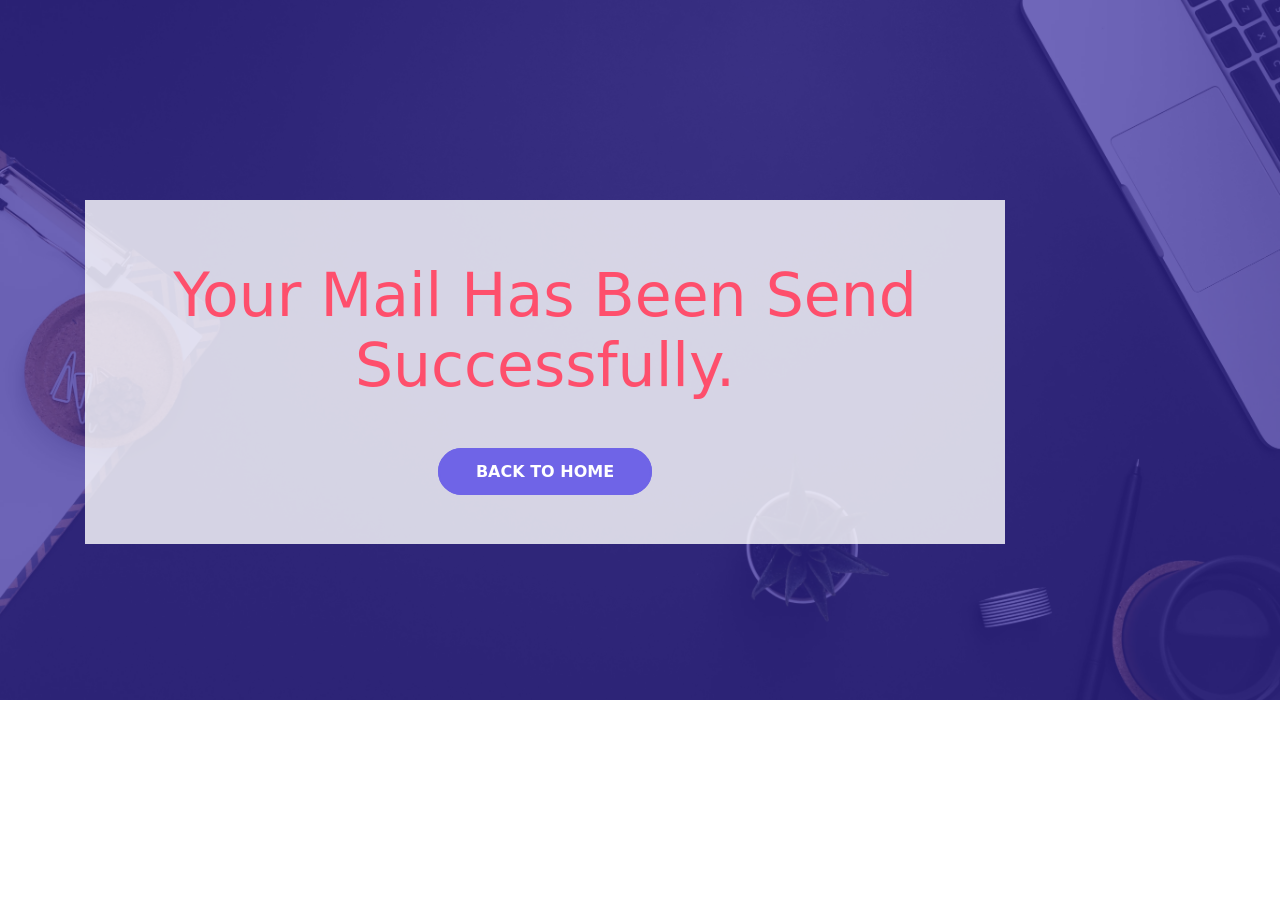
<file: thank-you.html>
<!DOCTYPE HTML>
<html lang="en-US">
<head>
	<meta charset="UTF-8">
	<title>Your Mail Has Been Send Successfully.</title>
			<!-- Latest Bootstrap min CSS -->
		<link rel="stylesheet" href="assets/css/bootstrap.min.css">	
	<style>
		.welcome-area {
			position: relative;
			height: 700px
		}
		.welcome-area:before{
		background: rgba(54,40,158,0.70);
			content: "";
			height: 100%;
			filter: alpha(opacity=80);
			position: absolute;
			width: 100%;
		}
		.hero-text{
		background: rgba(255,255,255,0.8);
		padding:60px;
		margin-top:200px;
		}
		.hero-text h1 {
		color: #fe4f6c;
		font-size: 60px;
		font-weight: 500;
		line-height: 70px;
		margin-bottom:60px;
		position: relative;
		text-transform: capitalize;
		}
		.back-home{
		background:#6f64e7;
		border: 2px solid #6f64e7;
		border-radius: 500px;
		color: #fff;
		font-weight: 600;
		position: relative;
		margin: 15px 15px 0;
		padding: 12px 36px;
		text-transform: uppercase;
		transition: all 0.2s ease 0s;
		}
		.back-home:hover,
		.back-home:focus {
			background: #fe4f6c;
			color: #fff;
			border: 2px solid #fe4f6c;
			text-decoration: none;
		}
	</style>
</head>

<body>
	<section class="welcome-area"  style="background-image: url(assets/img/ban.webp);  background-size:cover; background-position: center center;">
		<div class="container">
			<div class="row">
				<div class="col-md-10 col-sm-6 col-xs-12 text-center">
					<div class="hero-text">
						<h1>Your Mail Has Been Send Successfully.</h1>
						<a class="back-home" href="index.html">Back To Home</a>
					</div>
				</div>
			</div>
		</div>
	</section>
	
	<!-- Latest jQuery -->
	<script src="assets/js/jquery.min.js"></script>
	<!-- Latest compiled and minified Bootstrap -->
	<script src="assets/js/bootstrap.min.js"></script>
</body>
</html>
</file>
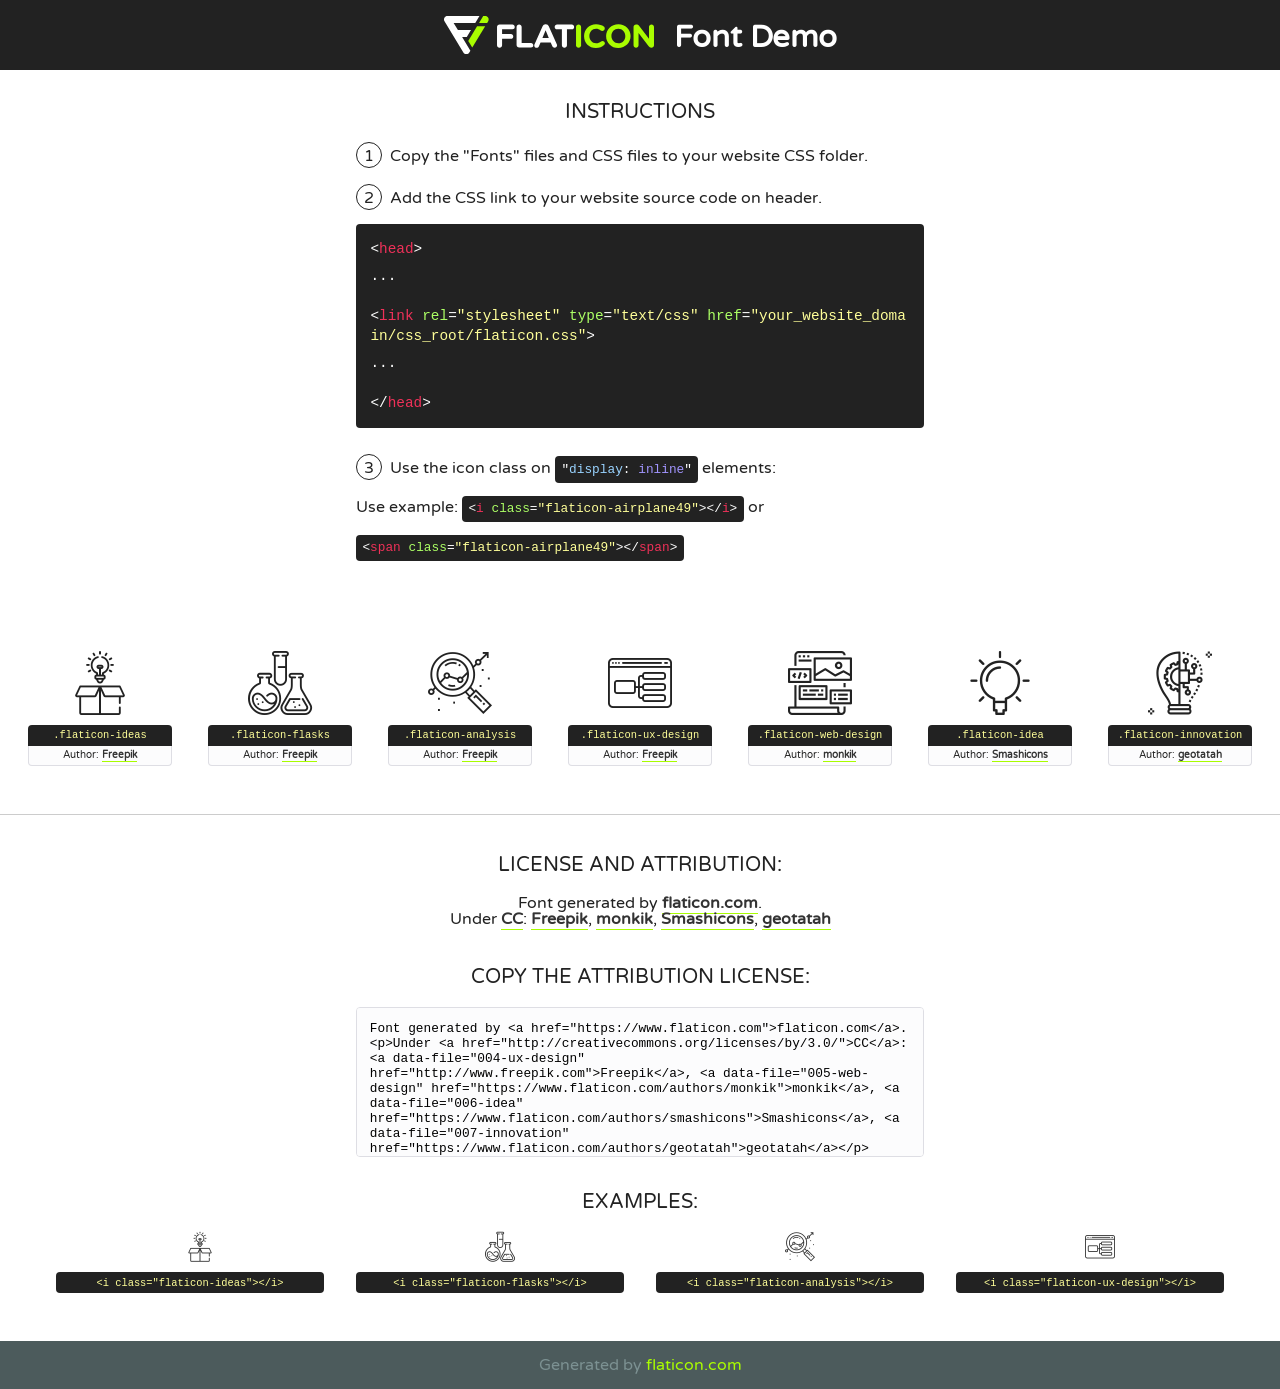
<file: fonts/flaticon/font/flaticon.html>
<!DOCTYPE html>
<!--
  Flaticon icon font: Flaticon
  Creation date: 20/03/2019 02:18
-->
<html>
<!DOCTYPE html>
<html>

<head>
    <title>Flaticon WebFont</title>
    <link href="http://fonts.googleapis.com/css?family=Varela+Round" rel="stylesheet" type="text/css" />
    <link rel="stylesheet" type="text/css" href="flaticon.css">
    <meta charset="UTF-8">
    <style>
    html, body, div, span, applet, object, iframe,
    h1, h2, h3, h4, h5, h6, p, blockquote, pre,
    a, abbr, acronym, address, big, cite, code,
    del, dfn, em, img, ins, kbd, q, s, samp,
    small, strike, strong, sub, sup, tt, var,
    b, u, i, center,
    dl, dt, dd, ol, ul, li,
    fieldset, form, label, legend,
    table, caption, tbody, tfoot, thead, tr, th, td,
    article, aside, canvas, details, embed, 
    figure, figcaption, footer, header, hgroup, 
    menu, nav, output, ruby, section, summary,
    time, mark, audio, video {
        margin: 0;
        padding: 0;
        border: 0;
        font-size: 100%;
        font: inherit;
        vertical-align: baseline;
    }
    /* HTML5 display-role reset for older browsers */
    article, aside, details, figcaption, figure, 
    footer, header, hgroup, menu, nav, section {
        display: block;
    }
    body {
        line-height: 1;
    }
    ol, ul {
        list-style: none;
    }
    blockquote, q {
        quotes: none;
    }
    blockquote:before, blockquote:after,
    q:before, q:after {
        content: '';
        content: none;
    }
    table {
        border-collapse: collapse;
        border-spacing: 0;
    }
    body {
        font-family: 'Varela Round', Helvetica, Arial, sans-serif;
        font-size: 16px;
        color: #222;
    }
    a {
        color: #333;
        border-bottom: 1px solid #a9fd00;
        font-weight: bold;
        text-decoration: none;
    }
    * {
        -moz-box-sizing: border-box;
        -webkit-box-sizing: border-box;
        box-sizing: border-box;
        margin: 0;
        padding: 0;
    }
    [class^="flaticon-"]:before, [class*=" flaticon-"]:before, [class^="flaticon-"]:after, [class*=" flaticon-"]:after {
        font-family: Flaticon;
        font-size: 30px;
        font-style: normal;
        margin-left: 20px;
        color: #333;
    }
    .wrapper {
        max-width: 600px;
        margin: auto;
        padding: 0 1em;
    }
    .title {
        font-size: 1.25em;
        text-align: center;
        margin-bottom: 1em;
        text-transform: uppercase;
    }
    header {
        text-align: center;
        background-color: #222;
        color: #fff;
        padding: 1em;
    }
    header .logo {
        width: 210px;
        height: 38px;
        display: inline-block;
        vertical-align: middle;
        margin-right: 1em;
        border: none;
    }
    header strong {
        font-size: 1.95em;
        font-weight: bold;
        vertical-align: middle;
        margin-top: 5px;
        display: inline-block;
    }
    .demo {
        margin: 2em auto;
        line-height: 1.25em;
    }
    .demo ul li {
        margin-bottom: 1em;
    }
    .demo ul li .num {
        color: #222;
        border-radius: 20px;
        display: inline-block;
        width: 26px;
        padding: 3px;
        height: 26px;
        text-align: center;
        margin-right: 0.5em;
        border: 1px solid #222;
    }
    .demo ul li code {
        background-color: #222;
        border-radius: 4px;
        padding: 0.25em 0.5em;
        display: inline-block;
        color: #fff;
        font-family: Consolas,Monaco,Lucida Console,Liberation Mono,DejaVu Sans Mono,Bitstream Vera Sans Mono,Courier New, monospace;
        font-weight: lighter;
        margin-top: 1em;
        font-size: 0.8em;
        word-break: break-all;
    }
    .demo ul li code.big {
        padding: 1em;
        font-size: 0.9em;
    }
    .demo ul li code .red {
        color: #EF3159;
    }
    .demo ul li code .green {
        color: #ACFF65;
    }
    .demo ul li code .yellow {
        color: #FFFF99;
    }
    .demo ul li code .blue {
        color: #99D3FF;
    }
    .demo ul li code .purple {
        color: #A295FF;
    }
    .demo ul li code .dots {
        margin-top: 0.5em;
        display: block;
    }
    #glyphs {
        border-bottom: 1px solid #ccc;
        padding: 2em 0;
        text-align: center;
    }
    .glyph {
        display: inline-block;
        width: 9em;
        margin: 1em;
        text-align: center;
        vertical-align: top;
        background: #FFF;
    }
    .glyph .glyph-icon {
        padding: 10px;
        display: block;
        font-family:"Flaticon";
        font-size: 64px;
        line-height: 1;
    }
    .glyph .glyph-icon:before {
        font-size: 64px;
        color: #222;
        margin-left: 0;
    }
    .class-name {
        font-size: 0.65em;
        background-color: #222;
        color: #fff;
        border-radius: 4px 4px 0 0;
        padding: 0.5em;
        color: #FFFF99;
        font-family: Consolas,Monaco,Lucida Console,Liberation Mono,DejaVu Sans Mono,Bitstream Vera Sans Mono,Courier New, monospace;
    }
    .author-name {
        font-size: 0.6em;
        background-color: #fcfcfd;
        border: 1px solid #DEDEE4;
        border-top: 0;
        border-radius: 0 0 4px 4px;
        padding: 0.5em;
    }
    .class-name:last-child {
        font-size: 10px;
        color:#888;
    }
    .class-name:last-child a {
        font-size: 10px;
        color:#555;
    }
    .class-name:last-child a:hover {
        color:#a9fd00;
    }
    .glyph > input {
        display: block;
        width: 100px;
        margin: 5px auto;
        text-align: center;
        font-size: 12px;
        cursor: text;
    }
    .glyph > input.icon-input {
        font-family:"Flaticon";
        font-size: 16px;
        margin-bottom: 10px;
    }
    .attribution .title {
        margin-top: 2em;
    }
    .attribution textarea {
        background-color: #fcfcfd;
        padding: 1em;
        border: none;
        box-shadow: none;
        border: 1px solid #DEDEE4;
        border-radius: 4px;
        resize: none;
        width: 100%;
        height: 150px;
        font-size: 0.8em;
        font-family: Consolas,Monaco,Lucida Console,Liberation Mono,DejaVu Sans Mono,Bitstream Vera Sans Mono,Courier New, monospace;
        -webkit-appearance: none;
    }
    .iconsuse {
        margin: 2em auto;
        text-align: center;
        max-width: 1200px;
    }
    .iconsuse:after {
        content: '';
        display: table;
        clear: both;
    }
    .iconsuse .image {
        float: left;
        width: 25%;
        padding: 0 1em;
    }
    .iconsuse .image p {
        margin-bottom: 1em;
    }
    .iconsuse .image span {
        display: block;
        font-size: 0.65em;
        background-color: #222;
        color: #fff;
        border-radius: 4px;
        padding: 0.5em;
        color: #FFFF99;
        margin-top: 1em;
        font-family: Consolas,Monaco,Lucida Console,Liberation Mono,DejaVu Sans Mono,Bitstream Vera Sans Mono,Courier New, monospace;
    }
    #footer {
        text-align: center;
        background-color: #4C5B5C;
        color: #7c9192;
        padding: 1em;
    }
    #footer a {
        border: none;
        color: #a9fd00;
        font-weight: normal;
    }
    @media (max-width: 960px) {
        .iconsuse .image {
            width: 50%;
        }
    }
    @media (max-width: 560px) {
        .iconsuse .image {
            width: 100%;
        }
    }
    </style>
</head>

<body class="characters-off">

    <header>
        <a href="https://www.flaticon.com" target="_blank" class="logo">
            <svg version="1.1" xmlns="http://www.w3.org/2000/svg" xmlns:xlink="http://www.w3.org/1999/xlink" xmlns:a="http://ns.adobe.com/AdobeSVGViewerExtensions/3.0/" viewBox="0 0 560.875 102.036" enable-background="new 0 0 560.875 102.036" xml:space="preserve">
                <defs>
                </defs>
                <g>
                    <g class="letters">
                        <path fill="#ffffff" d="M141.596,29.675c0-3.777,2.985-6.767,6.764-6.767h34.438c3.426,0,6.15,2.728,6.15,6.15
                        c0,3.43-2.724,6.149-6.15,6.149h-27.674v13.091h23.719c3.429,0,6.151,2.724,6.151,6.15c0,3.43-2.723,6.149-6.151,6.149h-23.719
                        v17.574c0,3.773-2.986,6.761-6.764,6.761c-3.779,0-6.764-2.989-6.764-6.761V29.675z"></path>
                        <path fill="#ffffff" d="M193.844,29.149c0-3.781,2.985-6.767,6.764-6.767c3.776,0,6.763,2.985,6.763,6.767v42.957h25.039
                        c3.426,0,6.149,2.726,6.149,6.153c0,3.425-2.723,6.15-6.149,6.15h-31.802c-3.779,0-6.764-2.986-6.764-6.768V29.149z"></path>
                        <path fill="#ffffff" d="M241.891,75.71l21.438-48.407c1.492-3.341,4.215-5.357,7.906-5.357h0.792
                        c3.686,0,6.323,2.017,7.815,5.357l21.439,48.407c0.436,0.967,0.701,1.845,0.701,2.723c0,3.602-2.809,6.501-6.414,6.501
                        c-3.161,0-5.269-1.845-6.499-4.655l-4.132-9.661h-27.059l-4.301,10.102c-1.144,2.631-3.426,4.214-6.237,4.214
                        c-3.517,0-6.24-2.81-6.24-6.325C241.1,77.64,241.451,76.677,241.891,75.71z M279.932,58.666l-8.521-20.297l-8.526,20.297H279.932
                        z"></path>
                        <path fill="#ffffff" d="M314.864,35.387H301.86c-3.429,0-6.239-2.813-6.239-6.238c0-3.429,2.811-6.24,6.239-6.24h39.533
                        c3.426,0,6.237,2.811,6.237,6.24c0,3.425-2.811,6.238-6.237,6.238h-13.001v42.785c0,3.773-2.99,6.761-6.764,6.761
                        c-3.779,0-6.764-2.989-6.764-6.761V35.387z"></path>
                        <path fill="#A9FD00" d="M352.615,29.149c0-3.781,2.985-6.767,6.767-6.767c3.774,0,6.761,2.985,6.761,6.767v49.024
                        c0,3.773-2.987,6.761-6.761,6.761c-3.781,0-6.767-2.989-6.767-6.761V29.149z"></path>
                        <path fill="#A9FD00" d="M374.132,53.836v-0.179c0-17.481,13.178-31.801,32.065-31.801c9.22,0,15.459,2.458,20.557,6.238
                        c1.402,1.054,2.637,2.985,2.637,5.357c0,3.692-2.985,6.59-6.681,6.59c-1.845,0-3.071-0.702-4.044-1.319
                        c-3.776-2.813-7.729-4.393-12.562-4.393c-10.364,0-17.831,8.611-17.831,19.154v0.173c0,10.542,7.291,19.329,17.831,19.329
                        c5.715,0,9.492-1.756,13.359-4.834c1.049-0.874,2.458-1.491,4.039-1.491c3.429,0,6.325,2.813,6.325,6.236
                        c0,2.106-1.056,3.78-2.282,4.834c-5.539,4.834-12.036,7.733-21.878,7.733C387.572,85.464,374.132,71.493,374.132,53.836z"></path>
                        <path fill="#A9FD00" d="M433.009,53.836v-0.179c0-17.481,13.79-31.801,32.766-31.801c18.981,0,32.592,14.143,32.592,31.628v0.173
                        c0,17.483-13.785,31.807-32.769,31.807C446.625,85.464,433.009,71.32,433.009,53.836z M484.224,53.836v-0.179
                        c0-10.539-7.725-19.326-18.626-19.326c-10.893,0-18.449,8.611-18.449,19.154v0.173c0,10.542,7.73,19.329,18.626,19.329
                        C476.676,72.986,484.224,64.378,484.224,53.836z"></path>
                        <path fill="#A9FD00" d="M506.233,29.321c0-3.774,2.99-6.763,6.767-6.763h1.401c3.252,0,5.183,1.583,7.029,3.953l26.093,34.265
                        V29.059c0-3.692,2.99-6.677,6.681-6.677c3.683,0,6.671,2.985,6.671,6.677v48.934c0,3.78-2.987,6.765-6.764,6.765h-0.436
                        c-3.257,0-5.188-1.581-7.034-3.953l-27.056-35.492v32.944c0,3.687-2.985,6.676-6.678,6.676c-3.683,0-6.673-2.989-6.673-6.676
                        V29.321z"></path>
                    </g>
                    <g class="insignia">
                        <path fill="#ffffff" d="M48.372,56.137h12.517l11.156-18.537H37.186L25.688,18.539h57.825L94.668,0H9.271
                        C5.925,0,2.842,1.801,1.198,4.716c-1.644,2.907-1.593,6.482,0.134,9.343l50.38,83.501c1.678,2.781,4.689,4.476,7.938,4.476
                        c3.246,0,6.257-1.695,7.935-4.476l2.898-4.804L48.372,56.137z"></path>
                        <g class="i">
                            <path fill="#A9FD00" d="M93.575,18.539h0.031v0.004l21.652,0.004l2.705-4.488c1.727-2.861,1.778-6.436,0.133-9.343
                            C116.454,1.801,113.371,0,110.026,0h-5.294L93.575,18.539z"></path>
                            <polygon fill="#A9FD00" points="88.291,27.356 64.725,66.486 75.519,84.404 109.942,27.356"></polygon>
                        </g>
                    </g>
                </g>
            </svg>
        </a>
        <strong>Font Demo</strong>
    </header>


    <section class="demo wrapper">

        <p class="title">Instructions</p>

        <ul>
            <li>
                <span class="num">1</span>Copy the "Fonts" files and CSS files to your website CSS folder.
            </li>
            <li>
                <span class="num">2</span>Add the CSS link to your website source code on header.
                <code class="big">
                    &lt;<span class="red">head</span>&gt;
                    <br/><span class="dots">...</span>
                    <br/>&lt;<span class="red">link</span> <span class="green">rel</span>=<span class="yellow">"stylesheet"</span> <span class="green">type</span>=<span class="yellow">"text/css"</span> <span class="green">href</span>=<span class="yellow">"your_website_domain/css_root/flaticon.css"</span>&gt;
                    <br/><span class="dots">...</span>
                    <br/>&lt;/<span class="red">head</span>&gt;
                </code>
            </li>

            <li>
                <p>
                    <span class="num">3</span>Use the icon class on <code>"<span class="blue">display</span>:<span class="purple"> inline</span>"</code> elements:
                    <br />
                    Use example: <code>&lt;<span class="red">i</span> <span class="green">class</span>=<span class="yellow">&quot;flaticon-airplane49&quot;</span>&gt;&lt;/<span class="red">i</span>&gt;</code> or <code>&lt;<span class="red">span</span> <span class="green">class</span>=<span class="yellow">&quot;flaticon-airplane49&quot;</span>&gt;&lt;/<span class="red">span</span>&gt;</code>
            </li>
        </ul>

    </section>




   <section id="glyphs">          
    
      
        <div class="glyph"><div class="glyph-icon flaticon-ideas"></div>
            <div class="class-name">.flaticon-ideas</div>
            <div class="author-name">Author: <a data-file="001-ideas" href="http://www.freepik.com">Freepik</a> </div> 
        </div>        
        
        <div class="glyph"><div class="glyph-icon flaticon-flasks"></div>
            <div class="class-name">.flaticon-flasks</div>
            <div class="author-name">Author: <a data-file="002-flasks" href="http://www.freepik.com">Freepik</a> </div> 
        </div>        
        
        <div class="glyph"><div class="glyph-icon flaticon-analysis"></div>
            <div class="class-name">.flaticon-analysis</div>
            <div class="author-name">Author: <a data-file="003-analysis" href="http://www.freepik.com">Freepik</a> </div> 
        </div>        
        
        <div class="glyph"><div class="glyph-icon flaticon-ux-design"></div>
            <div class="class-name">.flaticon-ux-design</div>
            <div class="author-name">Author: <a data-file="004-ux-design" href="http://www.freepik.com">Freepik</a> </div> 
        </div>        
        
        <div class="glyph"><div class="glyph-icon flaticon-web-design"></div>
            <div class="class-name">.flaticon-web-design</div>
            <div class="author-name">Author: <a data-file="005-web-design" href="https://www.flaticon.com/authors/monkik">monkik</a> </div> 
        </div>        
        
        <div class="glyph"><div class="glyph-icon flaticon-idea"></div>
            <div class="class-name">.flaticon-idea</div>
            <div class="author-name">Author: <a data-file="006-idea" href="https://www.flaticon.com/authors/smashicons">Smashicons</a> </div> 
        </div>        
        
        <div class="glyph"><div class="glyph-icon flaticon-innovation"></div>
            <div class="class-name">.flaticon-innovation</div>
            <div class="author-name">Author: <a data-file="007-innovation" href="https://www.flaticon.com/authors/geotatah">geotatah</a> </div> 
        </div>        
        

    </section>



    <section class="attribution wrapper"   style="text-align:center;">

      <div class="title">License and attribution:</div><div class="attrDiv">Font generated by <a href="https://www.flaticon.com">flaticon.com</a>. <div><p>Under <a href="http://creativecommons.org/licenses/by/3.0/">CC</a>: <a data-file="004-ux-design" href="http://www.freepik.com">Freepik</a>, <a data-file="005-web-design" href="https://www.flaticon.com/authors/monkik">monkik</a>, <a data-file="006-idea" href="https://www.flaticon.com/authors/smashicons">Smashicons</a>, <a data-file="007-innovation" href="https://www.flaticon.com/authors/geotatah">geotatah</a></p>  </div>
      </div>
      <div class="title">Copy the Attribution License:</div>

    <textarea onclick="this.focus();this.select();">Font generated by &lt;a href=&quot;https://www.flaticon.com&quot;&gt;flaticon.com&lt;/a&gt;. <p>Under <a href="http://creativecommons.org/licenses/by/3.0/">CC</a>: <a data-file="004-ux-design" href="http://www.freepik.com">Freepik</a>, <a data-file="005-web-design" href="https://www.flaticon.com/authors/monkik">monkik</a>, <a data-file="006-idea" href="https://www.flaticon.com/authors/smashicons">Smashicons</a>, <a data-file="007-innovation" href="https://www.flaticon.com/authors/geotatah">geotatah</a></p>  
     </textarea>

    </section>

    <section class="iconsuse">

          <div class="title">Examples:</div>            
             
            <div class="image">
                <p>
                    <i class="glyph-icon flaticon-ideas"></i> 
                    <span>&lt;i class=&quot;flaticon-ideas&quot;&gt;&lt;/i&gt;</span>
                </p>
            </div>
            
            <div class="image">
                <p>
                    <i class="glyph-icon flaticon-flasks"></i> 
                    <span>&lt;i class=&quot;flaticon-flasks&quot;&gt;&lt;/i&gt;</span>
                </p>
            </div>
            
            <div class="image">
                <p>
                    <i class="glyph-icon flaticon-analysis"></i> 
                    <span>&lt;i class=&quot;flaticon-analysis&quot;&gt;&lt;/i&gt;</span>
                </p>
            </div>
            
            <div class="image">
                <p>
                    <i class="glyph-icon flaticon-ux-design"></i> 
                    <span>&lt;i class=&quot;flaticon-ux-design&quot;&gt;&lt;/i&gt;</span>
                </p>
            </div>
                       
        </div>
                            
    </section>

<div id="footer">
    <div>Generated by <a href="https://www.flaticon.com">flaticon.com</a>
    </div>
</div>



</body>
</html>
</file>
<file: assets/fonts/simple-line-icons.css>
@font-face {
	font-family: 'Simple-Line-Icons';
	src:url('../fonts/line-icons/Simple-Line-Icons.eot');
	src:url('../fonts/line-icons/Simple-Line-Icons.eot?#iefix') format('embedded-opentype'),
		url('../fonts/line-icons/Simple-Line-Icons.woff') format('woff'),
		url('../fonts/line-icons/Simple-Line-Icons.ttf') format('truetype'),
		url('../fonts/line-icons/Simple-Line-Icons.svg#Simple-Line-Icons') format('svg');
		font-weight: normal;
		font-style: normal;
}
/*
 Use the following CSS code if you want to have a class per icon.
 Instead of a list of all class selectors, you can use the generic [class*="icon-"] selector, but it's slower:
*/
.icon-user,
.icon-people,
.icon-user-female,
.icon-user-follow,
.icon-user-following,
.icon-user-unfollow,
.icon-login,
.icon-logout,
.icon-emotsmile,
.icon-phone,
.icon-call-end,
.icon-call-in,
.icon-call-out,
.icon-map,
.icon-location-pin,
.icon-direction,
.icon-directions,
.icon-compass,
.icon-layers,
.icon-menu,
.icon-list,
.icon-options-vertical,
.icon-options,
.icon-arrow-down,
.icon-arrow-left,
.icon-arrow-right,
.icon-arrow-up,
.icon-arrow-up-circle,
.icon-arrow-left-circle,
.icon-arrow-right-circle,
.icon-arrow-down-circle,
.icon-check,
.icon-clock,
.icon-plus,
.icon-minus,
.icon-close,
.icon-event,
.icon-exclamation,
.icon-organization,
.icon-trophy,
.icon-screen-smartphone,
.icon-screen-desktop,
.icon-plane,
.icon-notebook,
.icon-mustache,
.icon-mouse,
.icon-magnet,
.icon-energy,
.icon-disc,
.icon-cursor,
.icon-cursor-move,
.icon-crop,
.icon-chemistry,
.icon-speedometer,
.icon-shield,
.icon-screen-tablet,
.icon-magic-wand,
.icon-hourglass,
.icon-graduation,
.icon-ghost,
.icon-game-controller,
.icon-fire,
.icon-eyeglass,
.icon-envelope-open,
.icon-envelope-letter,
.icon-bell,
.icon-badge,
.icon-anchor,
.icon-wallet,
.icon-vector,
.icon-speech,
.icon-puzzle,
.icon-printer,
.icon-present,
.icon-playlist,
.icon-pin,
.icon-picture,
.icon-handbag,
.icon-globe-alt,
.icon-globe,
.icon-folder-alt,
.icon-folder,
.icon-film,
.icon-feed,
.icon-drop,
.icon-drawer,
.icon-docs,
.icon-doc,
.icon-diamond,
.icon-cup,
.icon-calculator,
.icon-bubbles,
.icon-briefcase,
.icon-book-open,
.icon-basket-loaded,
.icon-basket,
.icon-bag,
.icon-action-undo,
.icon-action-redo,
.icon-wrench,
.icon-umbrella,
.icon-trash,
.icon-tag,
.icon-support,
.icon-frame,
.icon-size-fullscreen,
.icon-size-actual,
.icon-shuffle,
.icon-share-alt,
.icon-share,
.icon-rocket,
.icon-question,
.icon-pie-chart,
.icon-pencil,
.icon-note,
.icon-loop,
.icon-home,
.icon-grid,
.icon-graph,
.icon-microphone,
.icon-music-tone-alt,
.icon-music-tone,
.icon-earphones-alt,
.icon-earphones,
.icon-equalizer,
.icon-like,
.icon-dislike,
.icon-control-start,
.icon-control-rewind,
.icon-control-play,
.icon-control-pause,
.icon-control-forward,
.icon-control-end,
.icon-volume-1,
.icon-volume-2,
.icon-volume-off,
.icon-calendar,
.icon-bulb,
.icon-chart,
.icon-ban,
.icon-bubble,
.icon-camrecorder,
.icon-camera,
.icon-cloud-download,
.icon-cloud-upload,
.icon-envelope,
.icon-eye,
.icon-flag,
.icon-heart,
.icon-info,
.icon-key,
.icon-link,
.icon-lock,
.icon-lock-open,
.icon-magnifier,
.icon-magnifier-add,
.icon-magnifier-remove,
.icon-paper-clip,
.icon-paper-plane,
.icon-power,
.icon-refresh,
.icon-reload,
.icon-settings,
.icon-star,
.icon-symbol-female,
.icon-symbol-male,
.icon-target,
.icon-credit-card,
.icon-paypal,
.icon-social-tumblr,
.icon-social-twitter,
.icon-social-facebook,
.icon-social-instagram,
.icon-social-linkedin,
.icon-social-pinterest,
.icon-social-github,
.icon-social-google,
.icon-social-reddit,
.icon-social-skype,
.icon-social-dribbble,
.icon-social-behance,
.icon-social-foursqare,
.icon-social-soundcloud,
.icon-social-spotify,
.icon-social-stumbleupon,
.icon-social-youtube,
.icon-social-dropbox,
.icon-social-vkontakte,
.icon-social-steam {
  font-family: 'simple-line-icons';
  speak: none;
  font-style: normal;
  font-weight: normal;
  font-variant: normal;
  text-transform: none;
  line-height: 1;
  /* Better Font Rendering =========== */
  -webkit-font-smoothing: antialiased;
  -moz-osx-font-smoothing: grayscale;
}
.icon-user:before {
  content: "\e005";
}
.icon-people:before {
  content: "\e001";
}
.icon-user-female:before {
  content: "\e000";
}
.icon-user-follow:before {
  content: "\e002";
}
.icon-user-following:before {
  content: "\e003";
}
.icon-user-unfollow:before {
  content: "\e004";
}
.icon-login:before {
  content: "\e066";
}
.icon-logout:before {
  content: "\e065";
}
.icon-emotsmile:before {
  content: "\e021";
}
.icon-phone:before {
  content: "\e600";
}
.icon-call-end:before {
  content: "\e048";
}
.icon-call-in:before {
  content: "\e047";
}
.icon-call-out:before {
  content: "\e046";
}
.icon-map:before {
  content: "\e033";
}
.icon-location-pin:before {
  content: "\e096";
}
.icon-direction:before {
  content: "\e042";
}
.icon-directions:before {
  content: "\e041";
}
.icon-compass:before {
  content: "\e045";
}
.icon-layers:before {
  content: "\e034";
}
.icon-menu:before {
  content: "\e601";
}
.icon-list:before {
  content: "\e067";
}
.icon-options-vertical:before {
  content: "\e602";
}
.icon-options:before {
  content: "\e603";
}
.icon-arrow-down:before {
  content: "\e604";
}
.icon-arrow-left:before {
  content: "\e605";
}
.icon-arrow-right:before {
  content: "\e606";
}
.icon-arrow-up:before {
  content: "\e607";
}
.icon-arrow-up-circle:before {
  content: "\e078";
}
.icon-arrow-left-circle:before {
  content: "\e07a";
}
.icon-arrow-right-circle:before {
  content: "\e079";
}
.icon-arrow-down-circle:before {
  content: "\e07b";
}
.icon-check:before {
  content: "\e080";
}
.icon-clock:before {
  content: "\e081";
}
.icon-plus:before {
  content: "\e095";
}
.icon-minus:before {
  content: "\e615";
}
.icon-close:before {
  content: "\e082";
}
.icon-event:before {
  content: "\e619";
}
.icon-exclamation:before {
  content: "\e617";
}
.icon-organization:before {
  content: "\e616";
}
.icon-trophy:before {
  content: "\e006";
}
.icon-screen-smartphone:before {
  content: "\e010";
}
.icon-screen-desktop:before {
  content: "\e011";
}
.icon-plane:before {
  content: "\e012";
}
.icon-notebook:before {
  content: "\e013";
}
.icon-mustache:before {
  content: "\e014";
}
.icon-mouse:before {
  content: "\e015";
}
.icon-magnet:before {
  content: "\e016";
}
.icon-energy:before {
  content: "\e020";
}
.icon-disc:before {
  content: "\e022";
}
.icon-cursor:before {
  content: "\e06e";
}
.icon-cursor-move:before {
  content: "\e023";
}
.icon-crop:before {
  content: "\e024";
}
.icon-chemistry:before {
  content: "\e026";
}
.icon-speedometer:before {
  content: "\e007";
}
.icon-shield:before {
  content: "\e00e";
}
.icon-screen-tablet:before {
  content: "\e00f";
}
.icon-magic-wand:before {
  content: "\e017";
}
.icon-hourglass:before {
  content: "\e018";
}
.icon-graduation:before {
  content: "\e019";
}
.icon-ghost:before {
  content: "\e01a";
}
.icon-game-controller:before {
  content: "\e01b";
}
.icon-fire:before {
  content: "\e01c";
}
.icon-eyeglass:before {
  content: "\e01d";
}
.icon-envelope-open:before {
  content: "\e01e";
}
.icon-envelope-letter:before {
  content: "\e01f";
}
.icon-bell:before {
  content: "\e027";
}
.icon-badge:before {
  content: "\e028";
}
.icon-anchor:before {
  content: "\e029";
}
.icon-wallet:before {
  content: "\e02a";
}
.icon-vector:before {
  content: "\e02b";
}
.icon-speech:before {
  content: "\e02c";
}
.icon-puzzle:before {
  content: "\e02d";
}
.icon-printer:before {
  content: "\e02e";
}
.icon-present:before {
  content: "\e02f";
}
.icon-playlist:before {
  content: "\e030";
}
.icon-pin:before {
  content: "\e031";
}
.icon-picture:before {
  content: "\e032";
}
.icon-handbag:before {
  content: "\e035";
}
.icon-globe-alt:before {
  content: "\e036";
}
.icon-globe:before {
  content: "\e037";
}
.icon-folder-alt:before {
  content: "\e039";
}
.icon-folder:before {
  content: "\e089";
}
.icon-film:before {
  content: "\e03a";
}
.icon-feed:before {
  content: "\e03b";
}
.icon-drop:before {
  content: "\e03e";
}
.icon-drawer:before {
  content: "\e03f";
}
.icon-docs:before {
  content: "\e040";
}
.icon-doc:before {
  content: "\e085";
}
.icon-diamond:before {
  content: "\e043";
}
.icon-cup:before {
  content: "\e044";
}
.icon-calculator:before {
  content: "\e049";
}
.icon-bubbles:before {
  content: "\e04a";
}
.icon-briefcase:before {
  content: "\e04b";
}
.icon-book-open:before {
  content: "\e04c";
}
.icon-basket-loaded:before {
  content: "\e04d";
}
.icon-basket:before {
  content: "\e04e";
}
.icon-bag:before {
  content: "\e04f";
}
.icon-action-undo:before {
  content: "\e050";
}
.icon-action-redo:before {
  content: "\e051";
}
.icon-wrench:before {
  content: "\e052";
}
.icon-umbrella:before {
  content: "\e053";
}
.icon-trash:before {
  content: "\e054";
}
.icon-tag:before {
  content: "\e055";
}
.icon-support:before {
  content: "\e056";
}
.icon-frame:before {
  content: "\e038";
}
.icon-size-fullscreen:before {
  content: "\e057";
}
.icon-size-actual:before {
  content: "\e058";
}
.icon-shuffle:before {
  content: "\e059";
}
.icon-share-alt:before {
  content: "\e05a";
}
.icon-share:before {
  content: "\e05b";
}
.icon-rocket:before {
  content: "\e05c";
}
.icon-question:before {
  content: "\e05d";
}
.icon-pie-chart:before {
  content: "\e05e";
}
.icon-pencil:before {
  content: "\e05f";
}
.icon-note:before {
  content: "\e060";
}
.icon-loop:before {
  content: "\e064";
}
.icon-home:before {
  content: "\e069";
}
.icon-grid:before {
  content: "\e06a";
}
.icon-graph:before {
  content: "\e06b";
}
.icon-microphone:before {
  content: "\e063";
}
.icon-music-tone-alt:before {
  content: "\e061";
}
.icon-music-tone:before {
  content: "\e062";
}
.icon-earphones-alt:before {
  content: "\e03c";
}
.icon-earphones:before {
  content: "\e03d";
}
.icon-equalizer:before {
  content: "\e06c";
}
.icon-like:before {
  content: "\e068";
}
.icon-dislike:before {
  content: "\e06d";
}
.icon-control-start:before {
  content: "\e06f";
}
.icon-control-rewind:before {
  content: "\e070";
}
.icon-control-play:before {
  content: "\e071";
}
.icon-control-pause:before {
  content: "\e072";
}
.icon-control-forward:before {
  content: "\e073";
}
.icon-control-end:before {
  content: "\e074";
}
.icon-volume-1:before {
  content: "\e09f";
}
.icon-volume-2:before {
  content: "\e0a0";
}
.icon-volume-off:before {
  content: "\e0a1";
}
.icon-calendar:before {
  content: "\e075";
}
.icon-bulb:before {
  content: "\e076";
}
.icon-chart:before {
  content: "\e077";
}
.icon-ban:before {
  content: "\e07c";
}
.icon-bubble:before {
  content: "\e07d";
}
.icon-camrecorder:before {
  content: "\e07e";
}
.icon-camera:before {
  content: "\e07f";
}
.icon-cloud-download:before {
  content: "\e083";
}
.icon-cloud-upload:before {
  content: "\e084";
}
.icon-envelope:before {
  content: "\e086";
}
.icon-eye:before {
  content: "\e087";
}
.icon-flag:before {
  content: "\e088";
}
.icon-heart:before {
  content: "\e08a";
}
.icon-info:before {
  content: "\e08b";
}
.icon-key:before {
  content: "\e08c";
}
.icon-link:before {
  content: "\e08d";
}
.icon-lock:before {
  content: "\e08e";
}
.icon-lock-open:before {
  content: "\e08f";
}
.icon-magnifier:before {
  content: "\e090";
}
.icon-magnifier-add:before {
  content: "\e091";
}
.icon-magnifier-remove:before {
  content: "\e092";
}
.icon-paper-clip:before {
  content: "\e093";
}
.icon-paper-plane:before {
  content: "\e094";
}
.icon-power:before {
  content: "\e097";
}
.icon-refresh:before {
  content: "\e098";
}
.icon-reload:before {
  content: "\e099";
}
.icon-settings:before {
  content: "\e09a";
}
.icon-star:before {
  content: "\e09b";
}
.icon-symbol-female:before {
  content: "\e09c";
}
.icon-symbol-male:before {
  content: "\e09d";
}
.icon-target:before {
  content: "\e09e";
}
.icon-credit-card:before {
  content: "\e025";
}
.icon-paypal:before {
  content: "\e608";
}
.icon-social-tumblr:before {
  content: "\e00a";
}
.icon-social-twitter:before {
  content: "\e009";
}
.icon-social-facebook:before {
  content: "\e00b";
}
.icon-social-instagram:before {
  content: "\e609";
}
.icon-social-linkedin:before {
  content: "\e60a";
}
.icon-social-pinterest:before {
  content: "\e60b";
}
.icon-social-github:before {
  content: "\e60c";
}
.icon-social-google:before {
  content: "\e60d";
}
.icon-social-reddit:before {
  content: "\e60e";
}
.icon-social-skype:before {
  content: "\e60f";
}
.icon-social-dribbble:before {
  content: "\e00d";
}
.icon-social-behance:before {
  content: "\e610";
}
.icon-social-foursqare:before {
  content: "\e611";
}
.icon-social-soundcloud:before {
  content: "\e612";
}
.icon-social-spotify:before {
  content: "\e613";
}
.icon-social-stumbleupon:before {
  content: "\e614";
}
.icon-social-youtube:before {
  content: "\e008";
}
.icon-social-dropbox:before {
  content: "\e00c";
}
.icon-social-vkontakte:before {
  content: "\e618";
}
.icon-social-steam:before {
  content: "\e620";
}
</file>
<file: assets/css/main.css>
/***************************************
========================================

	Author Name   : Themeplaza
	This is HTML5 template
	Template Name : Mariya Personal Portfolio Template
	Version: 1.0
	
****************************************
=======================================/


/* ----------------------------------------------------------------

 ==> Table Of Content

	01. Default
	02. Header
	03. Banner
	04. About
	05. Service
	06. Portfolio 
	07. Resume
	08. Testimonial
	09. Blog
	10. Contact
	11. Footer
 

---------------------------------------------------------------- */
/* ==========================================================================
01. Start Default CSS Area
========================================================================== */
html{
	overflow-x: hidden;
}
body{
	font-size: 14px;
	font-weight: 300;
	font-family: 'Poppins', sans-serif;
	box-sizing: border-box;
	color: #777;
	line-height: 25px;
	overflow-x: hidden;
}
.script-font{
	font-family: 'Raleway', sans-serif;
	font-weight: 400;
}
.fw_300{
	font-weight: 300;
}
.fw_600{
	font-weight: 600;
}
a{
	-webkit-transition: all 0.2s linear;
	-moz-transition: all 0.2s linear;
	-o-transition: all 0.2s linear;
	transition: all 0.2s linear;
}
a:hover{
	text-decoration: none;
}
a a:focus{
	outline: none;
}
img{
    max-width: 100%;
}
p{
	font-weight: 400;
	font-family: 'Poppins', sans-serif;
	margin: 0px;
	font-size: 14px;
	color: #e3eaef;
}
ul, ol{
	list-style: outside none none;
	margin: 0;
	padding: 0;
}
ul li, ol li{
	list-style: none;
}
.gray_bg{
	background: #0a0a0a;
}
/*START PRELOADER DESIGN*/
.preloader {
	background: #05d2e5;
    bottom: 0;
    left: 0;
    position: fixed;
    right: 0;
    top: 0;
    z-index: 99999;
    /* Flexbox centers the loader perfectly */
    display: flex;
    justify-content: center;
    align-items: center;
}

/* The actual animated element */
.loader {
    width: 50px;
    height: 50px;
    border: 5px solid rgba(255, 255, 255, 0.3);
    border-radius: 50%;
    border-top-color: #fff;
    animation: spin 1s ease-in-out infinite;
}

@keyframes spin {
    to { transform: rotate(360deg); }
}
.spinner{
	width: 50px;
	height: 50px;
	position: absolute;
	top: 50%;
	left: 50%;
	margin: -25px 0 0 -25px;
	font-size: 10px;
	text-indent: -12345px;
	z-index: 10000;
}
.double-bounce1, .double-bounce2{
	width: 100%;
	height: 100%;
	border-radius: 50%;
	background-color: #fe4f6c;
	opacity: 0.6;
	position: absolute;
	top: 0;
	left: 0;
	-webkit-animation: sk-bounce 2.0s infinite ease-in-out;
	animation: sk-bounce 2.0s infinite ease-in-out;
}
.double-bounce2{
  -webkit-animation-delay: -1.0s;
  animation-delay: -1.0s;
}
@-webkit-keyframes sk-bounce{
  0%, 100% { -webkit-transform: scale(0.0) }
  50% { -webkit-transform: scale(1.0) }
}
@keyframes sk-bounce{
  0%, 100% { 
    transform: scale(0.0);
    -webkit-transform: scale(0.0);
  } 50% { 
    transform: scale(1.0);
    -webkit-transform: scale(1.0);
  }
}
/* END PRELOADER DESIGN*/

.hero-heading{
	font-size: 48px;
	font-weight: 700;
	color: #0c0b0b;
	text-transform: capitalize;
	line-height: 70px;
	letter-spacing: 0.1rem;
}
.hero-sub-heading{
	font-size: 20px;
	font-weight: 400;
	color: #e6e6e6;
	line-height: 45px;
	letter-spacing: 0.1rem;
}
.section-titile-bg{
	display: inline;
	font-size: 115px;
	font-weight: 700;
	height: 100%;
	left: -173px;
	opacity: 0.1;
	position: absolute;
	top: -14px;
	width: 100%;
	text-align: center;
}
.section-title-header p{
	text-align: center;
	font-weight: 400;
	line-height: 26px;
	padding-bottom: 36px;
}
.section-title{
    color: #fff;
    font-size: 38px;
    text-align: center;
    letter-spacing: 0.4px;
    line-height: 1;
    margin-bottom: 60px;
    font-weight: 600;
	position: relative;
    z-index: 1;
}
.section-title span{
	color: #fe4f6c;
}
.btn{
    font-size: 14px;
    padding: 10px 30px;
    border-radius: 0px;
    cursor: pointer;
    font-weight: 400;
    color: #fff;
    border-radius: 30px;
    text-transform: uppercase;
    -webkit-transition: all 0.2s linear;
    -moz-transition: all 0.2s linear;
    -o-transition: all 0.2s linear;
    transition: all 0.2s linear;
    display: inline-block;
}
.btn:focus,
.btn:active{
	box-shadow: none;
	outline: none;
	color: #fff;
}
.btn-common{
	font-size: 14px;
    padding: 10px 30px;
    border-radius: 0px;
    cursor: pointer;
    font-weight: 400;
    color: #fff;
    border-radius: 30px;
    text-transform: uppercase;
    -webkit-transition: all 0.2s linear;
    -moz-transition: all 0.2s linear;
    -o-transition: all 0.2s linear;
    transition: all 0.2s linear;
    display: inline-block;
	background-color: #fe4f6c;
	position: relative;
	z-index: 1;
}
button:focus{
	outline: none !important;
}
.btn.btn-secondary{
    background: #fe4f6c;
    border-color: #fe4f6c;
    color: #fff;
}
.btn.btn-secondary:hover{
    box-shadow: 1px 5px 12px rgba(0,0,0, 0.15);
}
.btn-secondary.banner_btn{
    background: #fe4f6c;
    border-color: #fe4f6c;
	color: #fff;
    text-transform: capitalize;
    margin-top: 30px;
}
.btn.btn-secondary.ct_btn{
    width: 100%;
}
/* ScrollToTop */

a.back-to-top{
	display: none;
	position: fixed;
	bottom: 18px;
	right: 15px;
	text-decoration: none;
}
a.back-to-top i{
	display: block;
	font-size: 18px;
	width: 40px;
	height: 40px;
	line-height: 40px;
	color: #fff;
	background: #fe4f6c;
	border-radius: 20px;
	text-align: center;
	transition: all 0.2s ease-in-out;
	-moz-transition: all 0.2s ease-in-out;
	-webkit-transition: all 0.2s ease-in-out;
	-o-transition: all 0.2s ease-in-out;
	box-shadow: 0 0 4px rgba(0, 0, 0, 0.14), 0 4px 8px rgba(0, 0, 0, 0.28);
}
a.back-to-top:hover, a.back-to-top:focus{
	text-decoration: none;
}
#loader{
	position: fixed;
	background: #fff;
	top: 0;
	left: 0;
	width: 100%;
	height: 100%;
	z-index: 9999999999;
}
.square-spin{
	position: absolute;
	top: 50%;
	left: 50%;
	margin-left: -40px;
	margin-top: -40px;
}
.square-spin img{
	max-width: 64px;
}
/* Section-padding */
.section-padding {
    padding: 80px 0;
}
/* ==========================================================================
01. End Default CSS Area
========================================================================== */


/* ==========================================================================
02. Start Header Area
========================================================================== */
.navbar{
    padding: 15px 0;
}
.navbar-brand p{
    font-size: 25px;
	text-transform: capitalize;
    color: #fe4f6c;
    font-weight: 600;
}
.bg-faded{
	background-color: transparent;
	transition: all 0.3s ease 0s;
}
@media only screen and (max-width:768px){ 
	.bg-faded {
		background: #191919;
		animation: fadeInDown 1s both 0.2s;
	}
}
.navbar-light .navbar-nav .nav-link{
    color: #fff;
    font-size: 15px;
    padding: 0 15px;
}
@media only screen and (max-width:768px){ 
.navbar-light .navbar-nav .nav-link {color: #333;}
}
@media only screen and (max-width:480px) { 
.navbar-light .navbar-nav .nav-link {padding: 8px 0px;}
}
.navbar-light .navbar-nav .nav-link:focus,
.navbar-light .navbar-nav .nav-link:hover{
	color: #fe4f6c !important;
}
.navbar-light .navbar-nav .active > .nav-link,
.navbar-light .navbar-nav .nav-link.active,
.navbar-light .navbar-nav .nav-link.open,
.navbar-light .navbar-nav .open > .nav-link{
	color: #fe4f6c  !important;
}
.navbar-light .navbar-toggler{
	border-color: #fff;
	border-radius: 0px;
}
.navbar-light .navbar-toggler{
	float: right;
	margin: 14px;
	cursor: pointer;
    background-color: #fe4f6c;
	border-color: #fe4f6c;
	border-radius: 0;
}
.navbar-light .navbar-toggler-icon{
	background-image: url("data:image/svg+xml;charset=utf8,%3Csvg viewBox=\'0 0 32 32\' xmlns=\'http://www.w3.org/2000/svg\'%3E%3Cpath stroke=\'rgba(0, 0, 0, 0.5)\' stroke-width=\'2\' stroke-linecap=\'round\' stroke-miterlimit=\'10\' d=\'M4 8h24M4 16h24M4 24h24\'/%3E%3C/svg%3E");
}
.navbar-light .navbar-toggler i{
	color: #333!important;
}
.site-navigation{
    border-radius: 0px;
}
@media only screen and (max-width:480px){ 
	.collapse.show{
		display: block;
		padding: 0!important;
	}
}
.navbar-fixed{
    z-index: 99999;
    position: fixed;
    width: 100%;
	padding:20px 0;
    top: 0;
    -webkit-animation: fadeInDown 800ms;
    animation: fadeInDown 800ms;
    -webkit-backface-visibility: hidden;
    border-radius: 0px;
    background:#000000;
	box-shadow:0 10px 40px rgba(0, 0, 0, 0.05);
}
@media only screen and (max-width:768px){ 
	.navbar-fixed {background:#fff;}
	.navbar-fixed.navbar-light .navbar-nav .nav-link{color:#333;}
}
.navbar-fixed.navbar-light .navbar-nav .nav-link{color:#fff;}
@media only screen and (max-width:768px){ 
.navbar-fixed.navbar-light .navbar-nav .nav-link{color:#333;}
}
/* ==========================================================================
02. End Header Area
========================================================================== */


/* ==========================================================================
03. Start Banner Area
========================================================================== */
#particles-js{
    position: absolute;
    width: 100%;
    height: 100%;
	top: 0;
}
.banner_content{
	margin-top: 200px;
}
.banner_content strong{
    font-size: 20px;
	color: #fff;
}
.banner_content h1{
    color: #f3f3f1;
    font-size: 40px;
    margin: 5px 0 10px;
}
.banner_content h2{
	color: #0be412;
	text-transform: capitalize;
	font-size: 45px;
}
.banner_content h2 span .fw_600{
	font-weight: 600;
}
.cd-headline.clip .cd-words-wrapper::after{
    content: '';
    position: absolute;
    top: 0;
    right: 0;
    width: 2px;
    height: 100%;
    background-color: #fff;
}
.banner_content p{
    color: #fff;
	font-size: 14px;
    padding-bottom: 0;
    max-width: 100%;
}
.banner-images img{
	margin-top: 60px;
}
/* ==========================================================================
03. End Banner Area
========================================================================== */


/* ==========================================================================
04. Start About Area
========================================================================== */
.about-content{
	margin-top: 15px;
}
.about-content h3{
    font-size: 30px;
    font-weight: 600;
    margin-bottom: 12px;
    color: #fff;
}
.about-content h3 span{
	color: #fe4f6c;
}
.profile-wrapper{
	padding: 45px 0;
}
.profile-wrapper .btn{
	margin: 10px 10px 0px 0px;
}
.profile-wrapper .btn i{
	vertical-align: middle;
	margin-right: 5px;
}
.about-profile{
	position: relative;
	margin: 20px 0 20px 0;
}
.about-profile .pro-title{
    font-weight: 600;
    position: relative;
    width: 128px;
    display: inline-block;
    margin-bottom: 10px;
	color: #fff;
}
.about-profile .pro-title:after{
    position: absolute;
    content: ':';
    color: #fff;
    font-size: 14px;
    left: 88px;
}
.about-profile .admin-sign{
	position: absolute;
	right: 45px;
	bottom: 10px;
}
.about-profile .pro-detail{
	color: #e3eaef;
}
/* ==========================================================================
05. Start Service Area
========================================================================== */
.services-item{
    background: transparent;
    border-radius: 5px;
	box-shadow: 0 1px 30px rgba(255, 255, 255, 0.2);
    padding: 50px 25px;
    text-align: center;
    transition: all 0.3s ease-in-out 0s;
    -moz-transition: all 0.3s ease-in-out 0s;
    -webkit-transition: all 0.3s ease-in-out 0s;
    -o-transition: all 0.3s ease-in-out 0s;
}
.services-item .icon{
    background: url(../img/service/service-icon-bg.svg) no-repeat;
    width: 90px;
    height: 90px;
    display: inline-block;
    line-height: 80px;
    text-align: center;
}
.services-item .services-content h3{
	margin-top: 10px;
	margin-bottom: 10px;
}
.services-item .services-content h3 a{
	font-size: 18px;
	color: #fff;
}
.services-item:hover .services-content h3 a{
	color: #fe4f6c;
}
.services-item .services-content p{
	line-height: 22px;
}
/* ==========================================================================
05. End Service Area
========================================================================== */


/* ==========================================================================
06. Start Portfolio Area
========================================================================== */
#portfolio .mix{
	padding: 10px;
}
/* Cards stay visible without JS. Once filtering is enabled, MixItUp controls visibility. */
.js-filter .mix{
	display: none;
}
#portfolio .portfolio-item .shot-item{
	margin: 0px;
}
/* Portfolio items are visible by default so content works without JavaScript. */
.controls{
    text-align: center;
    padding-bottom: 30px;
}
.controls .active{
	color: #fe4f6c !important;
	border-color: #fe4f6c;
	background: transparent;
}
.controls .btn{
	text-transform: uppercase;
	margin: 2px;
	color: #fff;
}
.controls:hover{
	cursor: pointer;
}
.portfolio-img{
	overflow: hidden;
	display: block;
	position: relative;
}
.portfolio-img img{
	width: 100%;
}
.shot-item{
	margin-right: 15px;
	border-radius: 4px;
	background: #fff;
	position: relative;
}
.shot-item img{
	width: 100%;
}
.shot-item .overlay{
	position: absolute;
	width: 100%;
	height: 100%;
	left: 0;
	top: 0;
	background: rgba(0, 0, 0, 0.7);
	opacity: 0;
	-webkit-transition: all 0.5s ease-in-out;
	transition: all 0.5s ease-in-out;
}
.shot-item:hover .overlay{
	opacity: 1;
}
.overlay{
	opacity: 0;
}
.overlay .icons i{
	height: 42px;
	width: 42px;
	line-height: 42px;
	color: #fe4f6c;
	left: 50%;
	margin-left: -24px;
	margin-top: -24px;
	top: 50%;
	position: absolute;
	z-index: 2;
	cursor: pointer;
	text-align: center;
	font-size: 20px;
	-webkit-transition: all 0.5s ease-in-out;
	-moz-transition: all 0.5s ease-in-out;
	transition: all 0.5s ease-in-out;
	background: #fff;
	border-radius: 25px;
}
.overlay .preview{
	position: absolute;
	left: 45%;
	top: 50%;
	color: #fff;
}
.overlay .link {
	position: absolute;
	left: 60%;
	top: 50%;
	color: #fff;
}
.shot-item:hover .overlay {
	opacity: 1;
}
a:not([href]):not([tabindex]){
	color: #fff;
}
a:not([href]):not([tabindex]):focus, a:not([href]):not([tabindex]):hover {
	color: #fff;
}
/* ==========================================================================
06. End Portfolio Area
========================================================================== */


/*================================================
FunFacts CSS
=================================================*/
.funfact {
	position: relative;
	box-shadow: 0 1px 30px rgba(255, 255, 255, 0.2);
	z-index: 1;
	text-align: center;
	background: #3a3973;
	padding: 20px 10px;
}
.funfact i{
	font-size: 85px;
	color: #e6e2e1;
	position: absolute;
	left: 0;
	right: 0;
	z-index: -1;
	opacity: .55;
	margin: 0 auto;
	top: 50%;
	-webkit-transform: translateY(-50%);
	transform: translateY(-50%);
}
.funfact h3{
    margin-bottom: -4px;
    font-size: 45px;
    font-weight: 600;
    color: #fff;
    font-size: 38px;
}
.funfact h3 .odometer{
	position: relative;
	top: -4px;
}
.funfact p{
    color: #fe4f6c;
    margin-top: 5px;
}
/* ==========================================================================
04. End About Area
========================================================================== */


/* ==========================================================================
07. Start Resume Area
========================================================================== */
#resume .block-title h3{
    font-size: 24px;
    font-weight: 600;
    color: #fff;
}
.timeline{
    border-left: 1px solid #fe4f6c;
    padding: 15px 0;
}
.timeline-item{
    position: relative;
    padding: 15px 20px 10px;
    margin-left: 20px;
    margin-bottom: 20px;
    background-color: transparent;
    border: 1px solid #f6f7fe;
    border-left: 2px solid #fe4f6c;
    transition: 0.3s ease-in-out;
}
.timeline-item:last-child{
	margin-bottom: 0;
}
.timeline-item:before{
	content: '';
	display: inline-block;
	position: absolute;
	background-color: #fff;
	border-radius: 10px;
	width: 12px;
	height: 12px;
	top: 20px;
	left: -29px;
	border: 2px solid #fe4f6c;
	z-index: 2;
}
.timeline-item:after{
	content: '';
	display: inline-block;
	position: absolute;
	background-color: #fe4f6c;
	border-radius: 10px;
	width: 29px;
	height: 2px;
	top: 25px;
	left: -29px;
	z-index: 1;
}
.timeline-item .item-title{
    display: block;
    margin: 0;
    font-size: 16px;
    line-height: 1.2em;
    color: #fff;
}
.timeline-item .item-period{
	display: inline-block;
	font-size: 12px;
	line-height: 1.2em;
	color: #fe4f6c;
	margin-bottom: 8px;
}
.timeline-item .item-small{
	display: inline-block;
	font-size: 12px;
	line-height: 1.2em;
	color: #fff;
	margin-left: 5px;
	margin-bottom: 8px;
	padding-left: 8px;
	border-left: 1px solid #e0e0e0;
}
/* ==========================================================================
07. End Resume Area
========================================================================== */    


/* ==========================================================================
08. Start Testimonial Area
========================================================================== */
.testimonial .qote i{
    font-size: 30px;
    margin: 15px 0;
    color: #fe4f6c;
}
.testimonial .pic{
    width: 300px;
    height: 300px;
    border-radius: 50%;
    overflow: hidden;
    margin: 0 auto;
    top: -60px;
    left: 0;
    right: 0;
    box-shadow: 0 1px 30px rgba(255, 255, 255, 0.2);
}
.testimonial .pic img{
    width: 100%;
    height: auto;
}
.testimonial .description{
    text-align: center;
    font-weight: 500;
    padding: 20px 150px;
    position: relative;
    font-style: italic;
}
.testimonial .name{
    font-size: 18px;
    font-weight: 600;
    text-transform: capitalize;
    color: #fff;
}
.testimonial .position{
	color: #fe4f6c;
}
/* ==========================================================================
08. End Testimony Area
========================================================================== */


/* ==========================================================================
09. Start Blog Area
========================================================================== */
@media only screen and (max-width:480px) { 
.single_blog {margin-bottom:30px;}
}
.single_blog{
	margin-bottom: 30px;
}
.blog-thumb{
	background: transparent;
	-webkit-box-shadow: 0 1px 30px rgba(0, 0, 0, 0.1);
	-moz-box-shadow: 0 1px 30px rgba(0, 0, 0, 0.1);
	box-shadow: 0 1px 30px rgba(0, 0, 0, 0.1);
	border-radius: 3px;
	text-align: left;
	margin-bottom: 30px;
}
.blog-thumb small {
	color: #fe4f6c;
	font-weight: 500;
	display: block;
}
.blog-thumb small .fa {
	margin-right: 5px;
}
.blog-thumb small,
.blog-thumb small + span {
	display: inline-block;
	vertical-align: middle;
}
.blog-thumb small + span{
	color: #e3eaef;
	font-size: 10px;
	font-weight: bold;
	text-transform: capitalize;
	margin-left: 2px;
}
.blog-thumb h4 {
	color: #fff;
    padding: 8px 0 12px;
    font-size: 22px;
    margin: 0;
    transition: all 0.3s ease;
    -webkit-transition: all 0.3s ease;
}
.blog-thumb h4:hover{
	color: #fe4f6c;
}
#blog-detail h2 {
	padding: 25px 0 10px 0;
}
.blog-info {
	box-shadow: 0 1px 30px rgba(255, 255, 255, 0.2);
	padding: 18px 30px;
}
.blog-info .blog_btn{
	margin: 20px 0px 0px 0px;
}
/* ==========================================================================
09. End Blog Area
========================================================================== */


/* ==========================================================================
10. Start Contact Area
========================================================================== */
.form .form-group input{
	background: transparent;
	border-color: #e3e3e3;
    height: 40px;
    border-radius: 0;
	box-shadow: none;
}
.form .form-group input:focus{
	border-color: #ff4a57;
	color: #fff;
}
.form .form-group textarea{
	background: transparent;
	border-color: #e3e3e3;
	margin-top: 10px;
	padding-bottom: 5%;
    border-radius: 0;
	box-shadow: none;
}
.gray_bg .form .form-group textarea:focus{
	border-color: #ff4a57;
	color: #fff;
}
#submitButton{
	margin-top: 10px;
}

.contact-section .contact-info p a {
	color: #1a1a1a; }
  
  .contact-section .box {
	width: 100%;
	display: block;
	-webkit-border-radius: 4px;
	-moz-border-radius: 4px;
	-ms-border-radius: 4px;
	border-radius: 4px; }
	@media (max-width: 991.98px) {
	  .contact-section .box {
		margin-bottom: 30px; } }
	.contact-section .box .icon {
	  width: 100px;
	  height: 100px;
	  background: rgba(255, 255, 255, 0.1);
	  margin: 0 auto;
	  margin-bottom: 2em;
	  -webkit-border-radius: 50%;
	  -moz-border-radius: 50%;
	  -ms-border-radius: 50%;
	  border-radius: 50%; }
	  .contact-section .box .icon span {
		color: #ffbd39;
		font-size: 30px; }
	.contact-section .box h3 {
	  font-size: 17px;
	  font-weight: 500;
	  text-transform: uppercase; }
  
  .contact-section .contact-form {
	width: 100%; }
  
  .contact-section .img {
	width: 100%;
	background-position: top center; }
	@media (max-width: 991.98px) {
	  .contact-section .img {
		height: 500px; } }
  
  .contact-section .contact-info p a {
	color: #fff; }
  
  .contact-section .contact-form {
	width: 100%; }
	@media (max-width: 767.98px) {
	  .contact-section .contact-form .btn-primary {
		display: block;
		width: 100%; } }
  
  .block-9 .form-control {
	outline: none !important;
	-webkit-box-shadow: none !important;
	box-shadow: none !important;
	font-size: 15px; }
  
  .block-21 .blog-img {
	display: block;
	height: 80px;
	width: 80px;
	-webkit-border-radius: 50%;
	-moz-border-radius: 50%;
	-ms-border-radius: 50%;
	border-radius: 50%; }
  
  .block-21 .text {
	width: calc(100% - 100px); }
	.block-21 .text .heading {
	  font-size: 18px;
	  font-weight: 300; }
	  .block-21 .text .heading a {
		color: #fff; }
		.block-21 .text .heading a:hover, .block-21 .text .heading a:active, .block-21 .text .heading a:focus {
		  color: #ffbd39; }
	.block-21 .text .meta > div {
	  display: inline-block;
	  margin-right: 5px; }
	  .block-21 .text .meta > div a {
		color: #4d4d4d;
		font-size: 12px;
		text-transform: uppercase;
		letter-spacing: 1px;
		font-weight: 600; }
/* ==========================================================================
10. End Contact Area
========================================================================== */


/* ==========================================================================
11. Start Footer Area
========================================================================== */
.footer-area{
	padding: 30px 0 20px;
    background: #000000;
}
.footer-area .footer-text p{
	font-size: 14px;
	color: #fff;
}
/* ==========================================================================
11. End Footer Area
========================================================================== */
</file>
<file: assets/css/responsive.css>
/* Large Desktop */
@media (min-width: 1200px) {
  .banner_content h1 {
    font-size: 72px;
    line-height: 1.1;
  }
}

/* Small Desktops */
@media (min-width: 992px) and (max-width: 1199px) {
  #hero-area .contents .head-title {
    font-size: 40px;
  }
  .services-item .services-content h3 a {
    font-size: 14px;
  }
}

/* Tablets */
@media (max-width: 991px) {
	.banner_content h1{
		font-size: 36px;
		line-height: 1.2;
	}
	.banner_content p {
		max-width: 100%;
		margin: 0 auto;
		font-size: 16px;
	}
	.banner_content{
		margin-top: 100px;
	}
	.about-content {
		margin-top: 30px;
	}
	.section-title {
		font-size: 28px;
		margin-bottom: 40px;
	}
	.services-item {
		margin-bottom: 30px;
	}
	.services-item .services-content h3 a {
		font-size: 16px;
	}
	.testimonial .description {
		text-align: center;
		padding: 20px 0;
	}
}

/* Small Tablets */
@media (min-width: 768px) and (max-width: 991px) {
	.section-title {
		font-size: 28px;
		margin-bottom: 50px;
	}
	.services-item .services-content h3 a {
		font-size: 18px;
	}
	.services-item {
		margin-bottom: 30px;
	}
	#resume .block-title h3 {
		font-size: 22px;
	}
	.portfolio .shot-item img {
		height: 250px;
		object-fit: cover;
	}
}

/* Mobile */
@media (max-width: 767px) {
	/* Navbar Mobile */
	.navbar-collapse {
		padding: 20px 0;
		background: rgba(53, 4, 214, 0.95);
		margin-top: 10px;
		border-radius: 5px;
	}
	.navbar-light .navbar-nav .nav-link {
		color: #333 !important;
		padding: 12px 20px;
		font-size: 16px;
		border-bottom: 1px solid #eee;
	}
	.navbar-nav .nav-link:last-child {
		border-bottom: none;
	}
	
	/* Hero Section */
	.banner_content {
		text-align: center;
		margin-top: 80px;
		padding: 0 15px;
	}
	.banner_content h1 {
		font-size: 42px;
		line-height: 1.2;
		margin-bottom: 20px;
	}
	.banner_content h3 {
		font-size: 20px;
	}
	.banner_content p {
		font-size: 16px;
		line-height: 1.6;
	}
	
	/* Sections */
	.section-padding {
		padding: 60px 0 !important;
	}
	.section-title {
		font-size: 26px;
		margin-bottom: 50px;
	}
	.funfact {
		margin-bottom: 30px;
		text-align: center;
	}
	
	/* Services/Skills */
	.services-item .icon img {
		width: 60px;
		height: 60px;
	}
	.services-item .services-content h3 a {
		font-size: 16px;
	}
	.services-item .services-content progress::-webkit-progress-value {
		height: 12px;
	}
	.services-item .services-content .pull-right {
		font-size: 14px;
	}
	
	/* Portfolio */
	.portfolio .shot-item {
		margin-bottom: 20px;
	}
	.portfolio .shot-item img {
		height: 220px;
		object-fit: cover;
		width: 100%;
	}
	.portfolio .overlay {
		padding: 15px;
	}
	.portfolio .overlay .icons p {
		font-size: 12px;
		line-height: 1.3;
		max-height: 60px;
		overflow: hidden;
		display: -webkit-box;
		-webkit-line-clamp: 3;
		-webkit-box-orient: vertical;
	}
	
	/* Resume/Blog */
	#resume .block {
		margin-bottom: 40px;
	}
	#resume .timeline-item h4 {
		font-size: 18px;
	}
	.blog-thumb h4 {
		font-size: 18px;
		line-height: 1.3;
	}
	.single_blog {
		margin-bottom: 30px;
	}
	
	/* Contact */
	.contact-form-area {
		padding: 40px 20px;
	}
	.about-profile ul.admin-profile li {
		font-size: 14px;
	}
	
	/* Buttons */
	.btn-common, .btn-secondary {
		font-size: 14px;
		padding: 12px 30px;
	}
}

/* Extra Small Mobile */
@media only screen and (max-width: 480px) { 
	.banner_content h3 {
		font-size: 18px;
	}
	.banner_content h1 {
		font-size: 32px !important;
	}
	.banner_content p {
		font-size: 15px;
	}
	
	.section-title {
		font-size: 24px;
	}
	
	.services-item .icon img {
		width: 50px;
		height: 50px;
	}
	.services-item .services-content h3 a {
		font-size: 15px;
	}
	
	.portfolio .shot-item img {
		height: 180px;
	}
	
	.blog-thumb h4 {
		font-size: 16px;
	}
	.btn-common, .btn-secondary {
		font-size: 13px;
		padding: 10px 24px;
	}
	
	.about-content h3 {
		font-size: 22px;
		line-height: 1.3;
	}
	.contact-form-area h4 {
		font-size: 14px;
	}
}
</file>
<file: assets/css/redesign.css>
/* ==========================================================================
   Dark glass design system
   Loaded last so it cleanly overrides the legacy theme.
   All content remains fully visible without JavaScript.
   ========================================================================== */

:root {
  --bg: #070a14;
  --bg-soft: #0d1224;
  --glass: rgba(255, 255, 255, 0.05);
  --glass-strong: rgba(255, 255, 255, 0.08);
  --glass-border: rgba(255, 255, 255, 0.13);
  --text: #eef2fb;
  --text-muted: #b4c0d8;
  --violet: #8b5cf6;
  --cyan: #22d3ee;
  --gradient: linear-gradient(120deg, #a78bfa 0%, #7c3aed 45%, #22d3ee 100%);
  --radius: 20px;
  --radius-sm: 14px;
  --card-pad: 28px;
  --shadow: 0 16px 42px rgba(2, 6, 23, 0.48);
  --transition: 220ms cubic-bezier(0.4, 0, 0.2, 1);
}

/* ---------- Base ---------- */
html {
  scroll-behavior: smooth;
  scroll-padding-top: 96px;
}

main [id] {
  scroll-margin-top: 96px;
}

body {
  font-family: "Poppins", sans-serif;
  color: var(--text);
  background-color: var(--bg);
  background-image:
    radial-gradient(circle at 12% 8%, rgba(124, 58, 237, 0.2), transparent 42%),
    radial-gradient(circle at 88% 18%, rgba(34, 211, 238, 0.14), transparent 44%),
    radial-gradient(circle at 50% 92%, rgba(124, 58, 237, 0.1), transparent 50%);
  background-attachment: fixed;
  -webkit-font-smoothing: antialiased;
}

p,
li,
span,
h1,
h2,
h3,
h4,
h5,
h6,
a,
button,
input,
textarea {
  font-family: "Poppins", sans-serif;
}

/* Readable measure and rhythm for long-form copy. */
.about-content > p,
.services-item .services-content p,
.timeline-item li,
.blog-info p,
.align-self-stretch.box p {
  max-width: 68ch;
  line-height: 1.8;
}

.gray_bg {
  background: transparent;
}

.section-padding {
  padding: 96px 0;
}

::selection {
  background: rgba(139, 92, 246, 0.45);
  color: #fff;
}

:focus-visible {
  outline: 2px solid var(--cyan);
  outline-offset: 3px;
}

button:focus-visible,
a:focus-visible {
  outline: 2px solid var(--cyan) !important;
  outline-offset: 3px;
}

/* ---------- Shared glass surface ---------- */
.services-item,
.portfolio-item,
.shot-item,
.single_blog,
.blog-info,
.timeline-item,
.about-panel,
.funfact,
.align-self-stretch.box,
.footer-area,
.controls {
  background: var(--glass);
  border: 1px solid var(--glass-border);
  border-radius: var(--radius);
  box-shadow: var(--shadow);
  -webkit-backdrop-filter: blur(16px);
  backdrop-filter: blur(16px);
  transition: transform var(--transition), border-color var(--transition), box-shadow var(--transition);
}

/* Inner media and text panels stay flat: only the outer card carries glass. */
.shot-item,
.blog-info,
.footer-area,
.about-content,
.about-profile {
  -webkit-backdrop-filter: none;
  backdrop-filter: none;
}

/* ---------- Headings & accents ---------- */
.section-title {
  color: #fff;
  font-size: clamp(28px, 3vw, 38px);
  font-weight: 600;
  line-height: 1.2;
  letter-spacing: -0.5px;
  margin-bottom: clamp(36px, 4vw, 54px);
}

.section-title span,
.about-content h1 span,
.about-content h3 span,
.blog-thumb small {
  color: transparent;
  background: var(--gradient);
  -webkit-background-clip: text;
  background-clip: text;
}

.section-title::after {
  content: "";
  display: block;
  width: 72px;
  height: 3px;
  margin: 18px auto 0;
  border-radius: 3px;
  background: var(--gradient);
}

/* ---------- Navigation ---------- */
.site-navigation,
.navbar-fixed {
  background: rgba(9, 13, 27, 0.72) !important;
  -webkit-backdrop-filter: blur(18px);
  backdrop-filter: blur(18px);
  border-bottom: 1px solid var(--glass-border);
  box-shadow: 0 8px 32px rgba(0, 0, 0, 0.25);
}

.navbar-brand {
  position: relative;
  padding-left: 16px;
  display: inline-flex;
  align-items: center;
}

.navbar-brand::before {
  content: "";
  position: absolute;
  left: 0;
  top: 50%;
  width: 9px;
  height: 9px;
  border-radius: 50%;
  background: var(--gradient);
  box-shadow: 0 0 14px rgba(34, 211, 238, 0.55);
  transform: translateY(-50%);
}

.navbar-brand p {
  color: #f7f9ff;
  font-size: 18px;
  font-weight: 600;
  letter-spacing: 0.2px;
  line-height: 1.35;
  margin: 0;
  text-shadow: 0 1px 12px rgba(2, 6, 23, 0.75);
}

.navbar-light .navbar-nav .nav-link {
  color: rgba(238, 242, 251, 0.78);
  font-size: 14px;
  font-weight: 500;
  position: relative;
  border-radius: 999px;
  padding: 8px 13px;
  transition: color var(--transition), background-color var(--transition);
}

.navbar-light .navbar-nav .nav-link::after {
  content: "";
  position: absolute;
  left: 13px;
  right: 13px;
  bottom: 3px;
  height: 2px;
  border-radius: 2px;
  background: var(--gradient);
  transform: scaleX(0);
  transform-origin: left;
  transition: transform var(--transition);
}

.navbar-light .navbar-nav .nav-link:hover::after,
.navbar-light .navbar-nav .nav-link.active::after {
  transform: scaleX(1);
}

.navbar-light .navbar-nav .nav-link:hover,
.navbar-light .navbar-nav .nav-link:focus,
.navbar-light .navbar-nav .nav-link.active,
.navbar-light .navbar-nav .nav-link[aria-current="true"] {
  color: #fff !important;
}

.navbar-light .navbar-nav .nav-link.active,
.navbar-light .navbar-nav .nav-link[aria-current="true"] {
  background: rgba(139, 92, 246, 0.16);
}

.navbar-light .navbar-toggler {
  background: rgba(139, 92, 246, 0.25);
  border: 1px solid var(--glass-border);
  border-radius: 10px;
}

/* Keep the compact hamburger through the tablet range. */
@media (max-width: 991px) {
  .navbar-toggleable-sm .navbar-collapse {
    display: none !important;
    width: 100%;
  }

  .navbar-toggleable-sm .navbar-collapse.show {
    display: block !important;
  }

  .navbar-toggler {
    display: block !important;
  }
}

/* ---------- Buttons ---------- */
.btn,
.btn-common,
.btn.btn-secondary {
  border: 1px solid transparent;
  border-radius: 999px;
  font-weight: 500;
  letter-spacing: 0.2px;
  background: var(--gradient);
  color: #fff;
  transition: transform var(--transition), box-shadow var(--transition), filter var(--transition);
}

.btn:hover,
.btn-common:hover,
.btn.btn-secondary:hover {
  color: #fff;
  transform: translateY(-2px);
  box-shadow: 0 10px 24px rgba(124, 58, 237, 0.35);
  filter: saturate(1.15);
}

.controls {
  display: inline-flex;
  flex-wrap: wrap;
  gap: 8px;
  padding: 10px;
  margin-bottom: 36px;
}

.controls .filter {
  background: rgba(255, 255, 255, 0.04);
  border: 1px solid var(--glass-border);
  color: var(--text-muted);
  padding: 9px 20px;
  border-radius: 999px;
  font-size: 13px;
  font-weight: 500;
}

.controls .filter:hover,
.controls .filter.active {
  color: #fff;
  background: var(--gradient);
  border-color: transparent;
}

.back-to-top i {
  background: var(--gradient);
  border-radius: 50%;
}

a.back-to-top.is-visible {
  display: block !important;
}

/* Filtering is opt-in: with JS the grid hides non-matching cards. */
.js-filter .mix {
  display: none;
}

.js-filter .mix.is-visible {
  display: block;
}

/* Preloader is removed by JS; keep it harmless if scripts are blocked. */
.preloader {
  background: var(--bg);
  transition: opacity 300ms ease, visibility 300ms ease;
}

.preloader.is-hidden {
  opacity: 0;
  visibility: hidden;
  pointer-events: none;
}

/* ---------- About ---------- */
.about-panel {
  padding: clamp(22px, 3vw, 38px);
  background: var(--glass);
  border: 1px solid var(--glass-border);
  border-radius: var(--radius);
  box-shadow: var(--shadow);
  -webkit-backdrop-filter: blur(16px);
  backdrop-filter: blur(16px);
}

.about-panel > .row {
  margin: 0;
}

.about-portrait-col,
.about-details-col {
  padding: 15px;
}

.about-portrait {
  text-align: center;
  padding: 8px 0;
}

.about-portrait img {
  width: 100%;
  max-width: 280px;
  aspect-ratio: 4 / 5;
  object-fit: cover;
  border-radius: var(--radius-sm);
  border: 1px solid var(--glass-border);
  box-shadow: 0 18px 44px rgba(0, 0, 0, 0.45);
}

.about-name {
  margin: 20px 0 4px;
  color: #fff;
  font-size: 20px;
  font-weight: 600;
  line-height: 1.3;
}

.about-role {
  margin: 0;
  color: var(--cyan);
  font-size: 12px;
  font-weight: 500;
  letter-spacing: 0.12em;
  text-transform: uppercase;
}

.about-content {
  margin: 0;
  padding: 0;
  background: transparent;
  border: 0;
  box-shadow: none;
}

.about-content h1 {
  color: #fff;
  font-size: clamp(26px, 2.6vw, 34px);
  font-weight: 600;
  line-height: 1.25;
  margin-bottom: 18px;
}

.about-content > p {
  color: var(--text-muted);
  margin-bottom: 26px;
}

.about-profile {
  margin: 0 0 26px;
  padding: 0;
  background: transparent;
  border: 0;
  box-shadow: none;
}

.admin-profile {
  display: grid;
  grid-template-columns: repeat(2, minmax(0, 1fr));
  gap: 12px 26px;
  list-style: none;
  margin: 0;
  padding: 0;
}

.admin-profile li {
  display: flex;
  flex-wrap: wrap;
  column-gap: 8px;
  align-items: baseline;
  min-width: 0;
}

.about-profile .pro-title {
  color: var(--text-muted);
  display: inline;
  width: auto;
  font-size: 12px;
  font-weight: 500;
  letter-spacing: 0.04em;
  margin: 0;
  text-transform: uppercase;
}

.about-profile .pro-title::after {
  position: static;
  left: auto;
  margin-left: 2px;
}

.about-profile .pro-detail {
  color: #fff;
  font-size: 14px;
  font-weight: 500;
  overflow-wrap: anywhere;
}

.about-actions {
  display: flex;
  flex-wrap: wrap;
  gap: 12px;
}

.admin-sign i,
.about-profile .icon {
  color: var(--cyan);
}

/* ---------- Skills ---------- */
.services-item {
  padding: 36px 26px;
  transition: transform var(--transition), border-color var(--transition), box-shadow var(--transition);
}

.services-item:hover {
  transform: translateY(-6px);
  border-color: rgba(167, 139, 250, 0.45);
  box-shadow: 0 20px 50px rgba(2, 6, 23, 0.6);
}

.services-item .icon {
  background: none;
  width: 72px;
  height: 72px;
  display: grid;
  place-items: center;
  margin: 0 auto 12px;
}

.services-item .icon img {
  width: 44px;
  height: 44px;
  object-fit: contain;
}

.services-item .services-content h3,
.services-item .services-content h3 a {
  color: #fff;
  font-weight: 600;
}

.services-item .services-content p {
  color: var(--text-muted);
  line-height: 1.7;
}

/* ---------- Portfolio ---------- */
.portfolio-item {
  overflow: hidden;
  transition: transform var(--transition), border-color var(--transition), box-shadow var(--transition);
}

.portfolio-item:hover {
  transform: translateY(-5px);
  border-color: rgba(34, 211, 238, 0.4);
}

.shot-item {
  margin: 0;
  background: rgba(255, 255, 255, 0.02);
  border: 0;
  border-radius: var(--radius-sm);
  overflow: hidden;
  box-shadow: none;
}

.shot-item img {
  display: block;
  width: 100%;
  aspect-ratio: 4 / 3;
  object-fit: cover;
  transition: transform 500ms ease;
}

.portfolio-item:hover .shot-item img {
  transform: scale(1.05);
}

.shot-item .overlay {
  background: linear-gradient(180deg, rgba(7, 10, 20, 0.75), rgba(7, 10, 20, 0.94));
  -webkit-backdrop-filter: blur(4px);
  backdrop-filter: blur(4px);
  border-radius: var(--radius-sm);
  opacity: 0;
  transition: opacity var(--transition);
}

.shot-item:hover .overlay,
.shot-item:focus-within .overlay {
  opacity: 1;
}

.overlay .icons {
  position: absolute;
  inset: 0;
  display: flex;
  flex-direction: column;
  align-items: center;
  justify-content: center;
  gap: 12px;
  padding: 18px;
  text-align: center;
}

.overlay .icons i {
  position: static;
  margin: 0;
  background: var(--gradient);
  color: #fff;
  width: 40px;
  height: 40px;
  line-height: 40px;
}

.overlay .preview,
.overlay .link {
  position: static;
  left: auto;
  top: auto;
}

.overlay .icons p {
  color: #fff;
  font-size: 15px;
  font-weight: 600;
  line-height: 1.4;
}

.overlay .icons p + p {
  color: var(--text-muted);
  font-size: 12px;
  font-weight: 400;
  line-height: 1.6;
  max-height: 5.2em;
  overflow: hidden;
}

/* ---------- Resume / timeline ---------- */
.timeline-item {
  padding: 28px 30px;
  transition: transform var(--transition), border-color var(--transition);
}

.timeline-item:hover {
  transform: translateX(4px);
  border-color: rgba(167, 139, 250, 0.35);
}

.timeline-item .item-title {
  color: #fff;
  font-weight: 600;
}

.timeline-item .item-period,
.timeline-item .item-small {
  color: var(--text-muted);
}

.timeline-item ul {
  margin: 12px 0 0;
  padding-left: 18px;
  list-style: disc;
}

.timeline-item li {
  list-style: disc;
  color: var(--text-muted);
  line-height: 1.8;
}

.timeline-item li a {
  color: #fff;
  text-decoration: none;
  border-bottom: 1px solid rgba(34, 211, 238, 0.35);
}

.timeline-item li a:hover {
  color: var(--cyan);
}

.funfact {
  background: var(--glass);
  border: 1px solid var(--glass-border);
  border-radius: var(--radius-sm);
}

.funfact h3,
.funfact .counter {
  color: #fff;
}

/* ---------- Cards / blog ---------- */
.single_blog {
  padding: var(--card-pad);
  transition: transform var(--transition), border-color var(--transition), box-shadow var(--transition);
}

.single_blog:hover {
  transform: translateY(-5px);
  border-color: rgba(34, 211, 238, 0.35);
}

.blog-thumb {
  background: transparent;
  box-shadow: none;
  border: 0;
  margin-bottom: 0;
}

.blog-image {
  overflow: hidden;
  border-radius: 12px;
}

.blog-image img {
  width: 100%;
  display: block;
  transition: transform 500ms ease;
}

.single_blog:hover .blog-image img {
  transform: scale(1.04);
}

.blog-thumb h3 {
  color: #fff;
  font-size: 22px;
  padding: 8px 0 12px;
  margin: 0;
  line-height: 1.3;
}

.blog-thumb h3 a {
  color: inherit;
  text-decoration: none;
}

.blog-thumb h3 a:hover {
  color: var(--cyan);
}

.blog-info {
  padding: 12px 4px 4px;
  background: transparent;
  border: 0;
  box-shadow: none;
  -webkit-backdrop-filter: none;
  backdrop-filter: none;
}

.blog-info p {
  color: var(--text-muted);
  line-height: 1.75;
  font-size: 13px;
}

.blog-info span {
  color: var(--cyan);
  font-size: 12px;
  font-weight: 500;
  text-transform: uppercase;
  letter-spacing: 0.6px;
}

.blog_btn {
  font-size: 12px;
  padding: 8px 18px;
  max-width: 100%;
  white-space: normal;
  line-height: 1.4;
}

/* ---------- Contact ---------- */
.align-self-stretch.box {
  padding: var(--card-pad) 20px;
  transition: transform var(--transition), border-color var(--transition), box-shadow var(--transition);
}

.align-self-stretch.box:hover {
  transform: translateY(-4px);
  border-color: rgba(167, 139, 250, 0.4);
}

.align-self-stretch.box h3 {
  color: #fff;
  font-weight: 600;
}

.align-self-stretch.box p,
.align-self-stretch.box p a {
  color: var(--text-muted);
  margin: 0;
}

.align-self-stretch.box p a:hover {
  color: var(--cyan);
}

/* ---------- Footer ---------- */
.footer-area {
  background: rgba(255, 255, 255, 0.02);
  border: 0;
  border-top: 1px solid var(--glass-border);
  border-radius: 0;
  box-shadow: none;
  padding: 34px 0;
}

.footer-area p,
.footer-area a {
  color: var(--text-muted);
}

.footer-area a:hover {
  color: var(--cyan);
}

/* Touch devices have no hover: keep project details reachable. */
@media (hover: none) {
  .shot-item .overlay {
    position: static;
    opacity: 1;
    background: transparent;
    -webkit-backdrop-filter: none;
    backdrop-filter: none;
    border-radius: 0 0 var(--radius-sm) var(--radius-sm);
  }

  .overlay .icons {
    position: static;
    inset: auto;
    flex-direction: row;
    flex-wrap: wrap;
    justify-content: flex-start;
    padding: 16px;
    gap: 8px;
  }

  .overlay .icons i {
    width: 34px;
    height: 34px;
    line-height: 34px;
    font-size: 16px;
  }

  .overlay .icons p,
  .overlay .icons p + p {
    flex-basis: 100%;
    max-height: none;
    text-align: left;
    overflow: visible;
  }
}

/* ---------- Motion ---------- */
.js-motion .wow,
.js-motion .ftco-animate,
.js-motion .reveal {
  opacity: 0;
  transform: translateY(16px);
  transition: opacity 600ms ease, transform 600ms ease;
}

.js-motion .is-revealed {
  opacity: 1;
  transform: none;
}

@media (prefers-reduced-motion: reduce) {
  html {
    scroll-behavior: auto;
  }

  *,
  *::before,
  *::after {
    animation-duration: 0.01ms !important;
    animation-iteration-count: 1 !important;
    transition-duration: 0.01ms !important;
    scroll-behavior: auto !important;
  }
}

/* ---------- Responsive refinements ---------- */
@media (min-width: 992px) and (max-width: 1199px) {
  .navbar-brand p {
    font-size: 16px;
  }

  .navbar-light .navbar-nav .nav-link {
    font-size: 13px;
    padding: 8px 9px;
  }

  .about-panel {
    padding: 26px;
  }
}

@media (max-width: 991px) {
  .section-padding {
    padding: 76px 0;
  }

  .about-portrait img {
    max-width: 230px;
  }

  .section-title {
    font-size: 30px;
  }
}

@media (max-width: 767px) {
  .navbar-collapse {
    background: rgba(13, 18, 36, 0.96) !important;
    border: 1px solid var(--glass-border);
    border-radius: 14px;
    margin-top: 10px;
    padding: 14px 0 !important;
    -webkit-backdrop-filter: blur(18px);
    backdrop-filter: blur(18px);
  }

  .navbar-light .navbar-nav .nav-link {
    color: var(--text) !important;
    padding: 12px 20px !important;
    border-bottom: 1px solid var(--glass-border);
  }

  .navbar-light .navbar-nav .nav-link::after {
    left: 20px;
    right: 20px;
  }

  .about-panel {
    padding: 22px;
  }

  .about-portrait img {
    max-width: 260px;
  }

  .admin-profile {
    grid-template-columns: 1fr;
    gap: 10px;
  }

  .section-title {
    font-size: 25px;
    margin-bottom: 38px !important;
  }

  .about-content h1 {
    font-size: 24px;
    line-height: 1.3;
  }

  .blog-thumb h3 {
    font-size: 18px;
  }

  .controls {
    display: flex;
    padding: 6px;
    margin-bottom: 28px;
  }

  .controls .filter {
    padding: 8px 14px;
    font-size: 12px;
  }

  .portfolio-item {
    padding: 0;
    margin-bottom: 18px;
  }

  .overlay .icons p {
    font-size: 13px;
  }

  .overlay .icons p + p {
    font-size: 11px;
    max-height: 4.4em;
  }

  .timeline-item,
  .align-self-stretch.box,
  .single_blog {
    padding: 20px;
  }

  .footer-area {
    padding: 26px 0;
  }
}

@media (max-width: 480px) {
  .navbar-brand p {
    font-size: 15px;
  }

  .controls .filter {
    padding: 7px 11px;
    font-size: 11px;
  }

  .section-title {
    font-size: 22px;
  }

  .about-content h1 {
    font-size: 21px;
  }

  .about-name {
    font-size: 18px;
  }

  .about-actions .btn {
    flex: 1 1 140px;
    padding-left: 14px;
    padding-right: 14px;
    text-align: center;
  }

  .blog-thumb h3 {
    font-size: 16px;
  }

  .timeline-item,
  .align-self-stretch.box,
  .single_blog {
    padding: 16px;
  }
}
</file>
<file: fonts/flaticon/font/flaticon.css>
/*
  	Flaticon icon font: Flaticon
  	Creation date: 20/03/2019 02:18
  	*/

@font-face {
  font-family: "Flaticon";
  src: url("./Flaticon.eot");
  src: url("./Flaticon.eot?#iefix") format("embedded-opentype"),
       url("./Flaticon.woff2") format("woff2"),
       url("./Flaticon.woff") format("woff"),
       url("./Flaticon.ttf") format("truetype"),
       url("./Flaticon.svg#Flaticon") format("svg");
  font-weight: normal;
  font-style: normal;
}

@media screen and (-webkit-min-device-pixel-ratio:0) {
  @font-face {
    font-family: "Flaticon";
    src: url("./Flaticon.svg#Flaticon") format("svg");
  }
}

[class^="flaticon-"]:before, [class*=" flaticon-"]:before,
[class^="flaticon-"]:after, [class*=" flaticon-"]:after {   
  font-family: Flaticon;
        font-size: 20px;
font-style: normal;
margin-left: 20px;
}

.flaticon-ideas:before { content: "\f100"; }
.flaticon-flasks:before { content: "\f101"; }
.flaticon-analysis:before { content: "\f102"; }
.flaticon-ux-design:before { content: "\f103"; }
.flaticon-web-design:before { content: "\f104"; }
.flaticon-idea:before { content: "\f105"; }
.flaticon-innovation:before { content: "\f106"; }
</file>
<file: assets/css/animated-headline.css>
.cd-title {
  position: relative;
}

.cd-intro {
  width: 90%;
  max-width: 768px;
  text-align: center;
}

.cd-intro {
  margin: 4em auto;
}
@media only screen and (min-width: 768px) {
  .cd-intro {
    margin: 5em auto;
  }
}
@media only screen and (min-width: 1170px) {
  .cd-intro {
    margin: 6em auto;
  }
}

.cd-words-wrapper {
  display: inline-block;
  position: relative;
  text-align: left;
}
.cd-words-wrapper b {
  display: inline-block;
  position: absolute;
  white-space: nowrap;
  left: 0;
  top: 0;
}
.cd-words-wrapper b.is-visible {
  position: relative;
}
.no-js .cd-words-wrapper b {
  opacity: 0;
}
.no-js .cd-words-wrapper b.is-visible {
  opacity: 1;
}

/* -------------------------------- 

xrotate-1 

-------------------------------- */
.cd-headline.rotate-1 .cd-words-wrapper {
  -webkit-perspective: 300px;
  -moz-perspective: 300px;
  perspective: 300px;
}
.cd-headline.rotate-1 b {
  opacity: 0;
  -webkit-transform-origin: 50% 100%;
  -moz-transform-origin: 50% 100%;
  -ms-transform-origin: 50% 100%;
  -o-transform-origin: 50% 100%;
  transform-origin: 50% 100%;
  -webkit-transform: rotateX(180deg);
  -moz-transform: rotateX(180deg);
  -ms-transform: rotateX(180deg);
  -o-transform: rotateX(180deg);
  transform: rotateX(180deg);
}
.cd-headline.rotate-1 b.is-visible {
  opacity: 1;
  -webkit-transform: rotateX(0deg);
  -moz-transform: rotateX(0deg);
  -ms-transform: rotateX(0deg);
  -o-transform: rotateX(0deg);
  transform: rotateX(0deg);
  -webkit-animation: cd-rotate-1-in 1.2s;
  -moz-animation: cd-rotate-1-in 1.2s;
  animation: cd-rotate-1-in 1.2s;
}
.cd-headline.rotate-1 b.is-hidden {
  -webkit-transform: rotateX(180deg);
  -moz-transform: rotateX(180deg);
  -ms-transform: rotateX(180deg);
  -o-transform: rotateX(180deg);
  transform: rotateX(180deg);
  -webkit-animation: cd-rotate-1-out 1.2s;
  -moz-animation: cd-rotate-1-out 1.2s;
  animation: cd-rotate-1-out 1.2s;
}

@-webkit-keyframes cd-rotate-1-in {
  0% {
    -webkit-transform: rotateX(180deg);
    opacity: 0;
  }
  35% {
    -webkit-transform: rotateX(120deg);
    opacity: 0;
  }
  65% {
    opacity: 0;
  }
  100% {
    -webkit-transform: rotateX(360deg);
    opacity: 1;
  }
}
@-moz-keyframes cd-rotate-1-in {
  0% {
    -moz-transform: rotateX(180deg);
    opacity: 0;
  }
  35% {
    -moz-transform: rotateX(120deg);
    opacity: 0;
  }
  65% {
    opacity: 0;
  }
  100% {
    -moz-transform: rotateX(360deg);
    opacity: 1;
  }
}
@keyframes cd-rotate-1-in {
  0% {
    -webkit-transform: rotateX(180deg);
    -moz-transform: rotateX(180deg);
    -ms-transform: rotateX(180deg);
    -o-transform: rotateX(180deg);
    transform: rotateX(180deg);
    opacity: 0;
  }
  35% {
    -webkit-transform: rotateX(120deg);
    -moz-transform: rotateX(120deg);
    -ms-transform: rotateX(120deg);
    -o-transform: rotateX(120deg);
    transform: rotateX(120deg);
    opacity: 0;
  }
  65% {
    opacity: 0;
  }
  100% {
    -webkit-transform: rotateX(360deg);
    -moz-transform: rotateX(360deg);
    -ms-transform: rotateX(360deg);
    -o-transform: rotateX(360deg);
    transform: rotateX(360deg);
    opacity: 1;
  }
}
@-webkit-keyframes cd-rotate-1-out {
  0% {
    -webkit-transform: rotateX(0deg);
    opacity: 1;
  }
  35% {
    -webkit-transform: rotateX(-40deg);
    opacity: 1;
  }
  65% {
    opacity: 0;
  }
  100% {
    -webkit-transform: rotateX(180deg);
    opacity: 0;
  }
}
@-moz-keyframes cd-rotate-1-out {
  0% {
    -moz-transform: rotateX(0deg);
    opacity: 1;
  }
  35% {
    -moz-transform: rotateX(-40deg);
    opacity: 1;
  }
  65% {
    opacity: 0;
  }
  100% {
    -moz-transform: rotateX(180deg);
    opacity: 0;
  }
}
@keyframes cd-rotate-1-out {
  0% {
    -webkit-transform: rotateX(0deg);
    -moz-transform: rotateX(0deg);
    -ms-transform: rotateX(0deg);
    -o-transform: rotateX(0deg);
    transform: rotateX(0deg);
    opacity: 1;
  }
  35% {
    -webkit-transform: rotateX(-40deg);
    -moz-transform: rotateX(-40deg);
    -ms-transform: rotateX(-40deg);
    -o-transform: rotateX(-40deg);
    transform: rotateX(-40deg);
    opacity: 1;
  }
  65% {
    opacity: 0;
  }
  100% {
    -webkit-transform: rotateX(180deg);
    -moz-transform: rotateX(180deg);
    -ms-transform: rotateX(180deg);
    -o-transform: rotateX(180deg);
    transform: rotateX(180deg);
    opacity: 0;
  }
}
/* -------------------------------- 

xtype 

-------------------------------- */
.cd-headline.type .cd-words-wrapper {
  vertical-align: top;
  overflow: hidden;
}
.cd-headline.type .cd-words-wrapper::after {
  /* vertical bar */
  content: '';
  position: absolute;
  right: 0;
  top: 50%;
  bottom: auto;
  -webkit-transform: translateY(-50%);
  -moz-transform: translateY(-50%);
  -ms-transform: translateY(-50%);
  -o-transform: translateY(-50%);
  transform: translateY(-50%);
  height: 90%;
  width: 1px;
  background-color: #aebcb9;
}
.cd-headline.type .cd-words-wrapper.waiting::after {
  -webkit-animation: cd-pulse 1s infinite;
  -moz-animation: cd-pulse 1s infinite;
  animation: cd-pulse 1s infinite;
}
.cd-headline.type .cd-words-wrapper.selected {
  background-color: #aebcb9;
}
.cd-headline.type .cd-words-wrapper.selected::after {
  visibility: hidden;
}
.cd-headline.type .cd-words-wrapper.selected b {
  color: #0d0d0d;
}
.cd-headline.type b {
  visibility: hidden;
}
.cd-headline.type b.is-visible {
  visibility: visible;
}
.cd-headline.type i {
  position: absolute;
  visibility: hidden;
}
.cd-headline.type i.in {
  position: relative;
  visibility: visible;
}

@-webkit-keyframes cd-pulse {
  0% {
    -webkit-transform: translateY(-50%) scale(1);
    opacity: 1;
  }
  40% {
    -webkit-transform: translateY(-50%) scale(0.9);
    opacity: 0;
  }
  100% {
    -webkit-transform: translateY(-50%) scale(0);
    opacity: 0;
  }
}
@-moz-keyframes cd-pulse {
  0% {
    -moz-transform: translateY(-50%) scale(1);
    opacity: 1;
  }
  40% {
    -moz-transform: translateY(-50%) scale(0.9);
    opacity: 0;
  }
  100% {
    -moz-transform: translateY(-50%) scale(0);
    opacity: 0;
  }
}
@keyframes cd-pulse {
  0% {
    -webkit-transform: translateY(-50%) scale(1);
    -moz-transform: translateY(-50%) scale(1);
    -ms-transform: translateY(-50%) scale(1);
    -o-transform: translateY(-50%) scale(1);
    transform: translateY(-50%) scale(1);
    opacity: 1;
  }
  40% {
    -webkit-transform: translateY(-50%) scale(0.9);
    -moz-transform: translateY(-50%) scale(0.9);
    -ms-transform: translateY(-50%) scale(0.9);
    -o-transform: translateY(-50%) scale(0.9);
    transform: translateY(-50%) scale(0.9);
    opacity: 0;
  }
  100% {
    -webkit-transform: translateY(-50%) scale(0);
    -moz-transform: translateY(-50%) scale(0);
    -ms-transform: translateY(-50%) scale(0);
    -o-transform: translateY(-50%) scale(0);
    transform: translateY(-50%) scale(0);
    opacity: 0;
  }
}
/* -------------------------------- 

xrotate-2 

-------------------------------- */
.cd-headline.rotate-2 .cd-words-wrapper {
  -webkit-perspective: 300px;
  -moz-perspective: 300px;
  perspective: 300px;
}
.cd-headline.rotate-2 i, .cd-headline.rotate-2 em {
  display: inline-block;
  -webkit-backface-visibility: hidden;
  backface-visibility: hidden;
}
.cd-headline.rotate-2 b {
  opacity: 0;
}
.cd-headline.rotate-2 i {
  -webkit-transform-style: preserve-3d;
  -moz-transform-style: preserve-3d;
  -ms-transform-style: preserve-3d;
  -o-transform-style: preserve-3d;
  transform-style: preserve-3d;
  -webkit-transform: translateZ(-20px) rotateX(90deg);
  -moz-transform: translateZ(-20px) rotateX(90deg);
  -ms-transform: translateZ(-20px) rotateX(90deg);
  -o-transform: translateZ(-20px) rotateX(90deg);
  transform: translateZ(-20px) rotateX(90deg);
  opacity: 0;
}
.is-visible .cd-headline.rotate-2 i {
  opacity: 1;
}
.cd-headline.rotate-2 i.in {
  -webkit-animation: cd-rotate-2-in 0.4s forwards;
  -moz-animation: cd-rotate-2-in 0.4s forwards;
  animation: cd-rotate-2-in 0.4s forwards;
}
.cd-headline.rotate-2 i.out {
  -webkit-animation: cd-rotate-2-out 0.4s forwards;
  -moz-animation: cd-rotate-2-out 0.4s forwards;
  animation: cd-rotate-2-out 0.4s forwards;
}
.cd-headline.rotate-2 em {
  -webkit-transform: translateZ(20px);
  -moz-transform: translateZ(20px);
  -ms-transform: translateZ(20px);
  -o-transform: translateZ(20px);
  transform: translateZ(20px);
}

.no-csstransitions .cd-headline.rotate-2 i {
  -webkit-transform: rotateX(0deg);
  -moz-transform: rotateX(0deg);
  -ms-transform: rotateX(0deg);
  -o-transform: rotateX(0deg);
  transform: rotateX(0deg);
  opacity: 0;
}
.no-csstransitions .cd-headline.rotate-2 i em {
  -webkit-transform: scale(1);
  -moz-transform: scale(1);
  -ms-transform: scale(1);
  -o-transform: scale(1);
  transform: scale(1);
}

.no-csstransitions .cd-headline.rotate-2 .is-visible i {
  opacity: 1;
}

@-webkit-keyframes cd-rotate-2-in {
  0% {
    opacity: 0;
    -webkit-transform: translateZ(-20px) rotateX(90deg);
  }
  60% {
    opacity: 1;
    -webkit-transform: translateZ(-20px) rotateX(-10deg);
  }
  100% {
    opacity: 1;
    -webkit-transform: translateZ(-20px) rotateX(0deg);
  }
}
@-moz-keyframes cd-rotate-2-in {
  0% {
    opacity: 0;
    -moz-transform: translateZ(-20px) rotateX(90deg);
  }
  60% {
    opacity: 1;
    -moz-transform: translateZ(-20px) rotateX(-10deg);
  }
  100% {
    opacity: 1;
    -moz-transform: translateZ(-20px) rotateX(0deg);
  }
}
@keyframes cd-rotate-2-in {
  0% {
    opacity: 0;
    -webkit-transform: translateZ(-20px) rotateX(90deg);
    -moz-transform: translateZ(-20px) rotateX(90deg);
    -ms-transform: translateZ(-20px) rotateX(90deg);
    -o-transform: translateZ(-20px) rotateX(90deg);
    transform: translateZ(-20px) rotateX(90deg);
  }
  60% {
    opacity: 1;
    -webkit-transform: translateZ(-20px) rotateX(-10deg);
    -moz-transform: translateZ(-20px) rotateX(-10deg);
    -ms-transform: translateZ(-20px) rotateX(-10deg);
    -o-transform: translateZ(-20px) rotateX(-10deg);
    transform: translateZ(-20px) rotateX(-10deg);
  }
  100% {
    opacity: 1;
    -webkit-transform: translateZ(-20px) rotateX(0deg);
    -moz-transform: translateZ(-20px) rotateX(0deg);
    -ms-transform: translateZ(-20px) rotateX(0deg);
    -o-transform: translateZ(-20px) rotateX(0deg);
    transform: translateZ(-20px) rotateX(0deg);
  }
}
@-webkit-keyframes cd-rotate-2-out {
  0% {
    opacity: 1;
    -webkit-transform: translateZ(-20px) rotateX(0);
  }
  60% {
    opacity: 0;
    -webkit-transform: translateZ(-20px) rotateX(-100deg);
  }
  100% {
    opacity: 0;
    -webkit-transform: translateZ(-20px) rotateX(-90deg);
  }
}
@-moz-keyframes cd-rotate-2-out {
  0% {
    opacity: 1;
    -moz-transform: translateZ(-20px) rotateX(0);
  }
  60% {
    opacity: 0;
    -moz-transform: translateZ(-20px) rotateX(-100deg);
  }
  100% {
    opacity: 0;
    -moz-transform: translateZ(-20px) rotateX(-90deg);
  }
}
@keyframes cd-rotate-2-out {
  0% {
    opacity: 1;
    -webkit-transform: translateZ(-20px) rotateX(0);
    -moz-transform: translateZ(-20px) rotateX(0);
    -ms-transform: translateZ(-20px) rotateX(0);
    -o-transform: translateZ(-20px) rotateX(0);
    transform: translateZ(-20px) rotateX(0);
  }
  60% {
    opacity: 0;
    -webkit-transform: translateZ(-20px) rotateX(-100deg);
    -moz-transform: translateZ(-20px) rotateX(-100deg);
    -ms-transform: translateZ(-20px) rotateX(-100deg);
    -o-transform: translateZ(-20px) rotateX(-100deg);
    transform: translateZ(-20px) rotateX(-100deg);
  }
  100% {
    opacity: 0;
    -webkit-transform: translateZ(-20px) rotateX(-90deg);
    -moz-transform: translateZ(-20px) rotateX(-90deg);
    -ms-transform: translateZ(-20px) rotateX(-90deg);
    -o-transform: translateZ(-20px) rotateX(-90deg);
    transform: translateZ(-20px) rotateX(-90deg);
  }
}
/* -------------------------------- 

xloading-bar 

-------------------------------- */
.cd-headline.loading-bar span {
  display: inline-block;
  padding: .2em 0;
}
.cd-headline.loading-bar .cd-words-wrapper {
  overflow: hidden;
  vertical-align: top;
}
.cd-headline.loading-bar .cd-words-wrapper::after {
  /* loading bar */
  content: '';
  position: absolute;
  left: 0;
  bottom: 0;
  height: 3px;
  width: 0;
  background: #0096a7;
  z-index: 2;
  -webkit-transition: width 0.3s -0.1s;
  -moz-transition: width 0.3s -0.1s;
  transition: width 0.3s -0.1s;
}
.cd-headline.loading-bar .cd-words-wrapper.is-loading::after {
  width: 100%;
  -webkit-transition: width 3s;
  -moz-transition: width 3s;
  transition: width 3s;
}
.cd-headline.loading-bar b {
  top: .2em;
  opacity: 0;
  -webkit-transition: opacity 0.3s;
  -moz-transition: opacity 0.3s;
  transition: opacity 0.3s;
}
.cd-headline.loading-bar b.is-visible {
  opacity: 1;
  top: 0;
}

/* -------------------------------- 

xslide 

-------------------------------- */
.cd-headline.slide span {
  display: inline-block;
  padding: .2em 0;
}
.cd-headline.slide .cd-words-wrapper {
  overflow: hidden;
  vertical-align: top;
}
.cd-headline.slide b {
  opacity: 0;
  top: .2em;
}
.cd-headline.slide b.is-visible {
  top: 0;
  opacity: 1;
  -webkit-animation: slide-in 0.6s;
  -moz-animation: slide-in 0.6s;
  animation: slide-in 0.6s;
}
.cd-headline.slide b.is-hidden {
  -webkit-animation: slide-out 0.6s;
  -moz-animation: slide-out 0.6s;
  animation: slide-out 0.6s;
}

@-webkit-keyframes slide-in {
  0% {
    opacity: 0;
    -webkit-transform: translateY(-100%);
  }
  60% {
    opacity: 1;
    -webkit-transform: translateY(20%);
  }
  100% {
    opacity: 1;
    -webkit-transform: translateY(0);
  }
}
@-moz-keyframes slide-in {
  0% {
    opacity: 0;
    -moz-transform: translateY(-100%);
  }
  60% {
    opacity: 1;
    -moz-transform: translateY(20%);
  }
  100% {
    opacity: 1;
    -moz-transform: translateY(0);
  }
}
@keyframes slide-in {
  0% {
    opacity: 0;
    -webkit-transform: translateY(-100%);
    -moz-transform: translateY(-100%);
    -ms-transform: translateY(-100%);
    -o-transform: translateY(-100%);
    transform: translateY(-100%);
  }
  60% {
    opacity: 1;
    -webkit-transform: translateY(20%);
    -moz-transform: translateY(20%);
    -ms-transform: translateY(20%);
    -o-transform: translateY(20%);
    transform: translateY(20%);
  }
  100% {
    opacity: 1;
    -webkit-transform: translateY(0);
    -moz-transform: translateY(0);
    -ms-transform: translateY(0);
    -o-transform: translateY(0);
    transform: translateY(0);
  }
}
@-webkit-keyframes slide-out {
  0% {
    opacity: 1;
    -webkit-transform: translateY(0);
  }
  60% {
    opacity: 0;
    -webkit-transform: translateY(120%);
  }
  100% {
    opacity: 0;
    -webkit-transform: translateY(100%);
  }
}
@-moz-keyframes slide-out {
  0% {
    opacity: 1;
    -moz-transform: translateY(0);
  }
  60% {
    opacity: 0;
    -moz-transform: translateY(120%);
  }
  100% {
    opacity: 0;
    -moz-transform: translateY(100%);
  }
}
@keyframes slide-out {
  0% {
    opacity: 1;
    -webkit-transform: translateY(0);
    -moz-transform: translateY(0);
    -ms-transform: translateY(0);
    -o-transform: translateY(0);
    transform: translateY(0);
  }
  60% {
    opacity: 0;
    -webkit-transform: translateY(120%);
    -moz-transform: translateY(120%);
    -ms-transform: translateY(120%);
    -o-transform: translateY(120%);
    transform: translateY(120%);
  }
  100% {
    opacity: 0;
    -webkit-transform: translateY(100%);
    -moz-transform: translateY(100%);
    -ms-transform: translateY(100%);
    -o-transform: translateY(100%);
    transform: translateY(100%);
  }
}
/* -------------------------------- 

xclip 

-------------------------------- */
.cd-headline.clip span {
  display: inline-block;
  padding: .2em 0;
}
.cd-headline.clip .cd-words-wrapper {
  overflow: hidden;
  vertical-align: top;
}
.cd-headline.clip .cd-words-wrapper::after {
  /* line */
  content: '';
  position: absolute;
  top: 0;
  right: 0;
  width: 2px;
  height: 100%;
  background-color: #aebcb9;
}
.cd-headline.clip b {
  opacity: 0;
}
.cd-headline.clip b.is-visible {
  opacity: 1;
}

/* -------------------------------- 

xzoom 

-------------------------------- */
.cd-headline.zoom .cd-words-wrapper {
  -webkit-perspective: 300px;
  -moz-perspective: 300px;
  perspective: 300px;
}
.cd-headline.zoom b {
  opacity: 0;
}
.cd-headline.zoom b.is-visible {
  opacity: 1;
  -webkit-animation: zoom-in 0.8s;
  -moz-animation: zoom-in 0.8s;
  animation: zoom-in 0.8s;
}
.cd-headline.zoom b.is-hidden {
  -webkit-animation: zoom-out 0.8s;
  -moz-animation: zoom-out 0.8s;
  animation: zoom-out 0.8s;
}

@-webkit-keyframes zoom-in {
  0% {
    opacity: 0;
    -webkit-transform: translateZ(100px);
  }
  100% {
    opacity: 1;
    -webkit-transform: translateZ(0);
  }
}
@-moz-keyframes zoom-in {
  0% {
    opacity: 0;
    -moz-transform: translateZ(100px);
  }
  100% {
    opacity: 1;
    -moz-transform: translateZ(0);
  }
}
@keyframes zoom-in {
  0% {
    opacity: 0;
    -webkit-transform: translateZ(100px);
    -moz-transform: translateZ(100px);
    -ms-transform: translateZ(100px);
    -o-transform: translateZ(100px);
    transform: translateZ(100px);
  }
  100% {
    opacity: 1;
    -webkit-transform: translateZ(0);
    -moz-transform: translateZ(0);
    -ms-transform: translateZ(0);
    -o-transform: translateZ(0);
    transform: translateZ(0);
  }
}
@-webkit-keyframes zoom-out {
  0% {
    opacity: 1;
    -webkit-transform: translateZ(0);
  }
  100% {
    opacity: 0;
    -webkit-transform: translateZ(-100px);
  }
}
@-moz-keyframes zoom-out {
  0% {
    opacity: 1;
    -moz-transform: translateZ(0);
  }
  100% {
    opacity: 0;
    -moz-transform: translateZ(-100px);
  }
}
@keyframes zoom-out {
  0% {
    opacity: 1;
    -webkit-transform: translateZ(0);
    -moz-transform: translateZ(0);
    -ms-transform: translateZ(0);
    -o-transform: translateZ(0);
    transform: translateZ(0);
  }
  100% {
    opacity: 0;
    -webkit-transform: translateZ(-100px);
    -moz-transform: translateZ(-100px);
    -ms-transform: translateZ(-100px);
    -o-transform: translateZ(-100px);
    transform: translateZ(-100px);
  }
}
/* -------------------------------- 

xrotate-3 

-------------------------------- */
.cd-headline.rotate-3 .cd-words-wrapper {
  -webkit-perspective: 300px;
  -moz-perspective: 300px;
  perspective: 300px;
}
.cd-headline.rotate-3 b {
  opacity: 0;
}
.cd-headline.rotate-3 i {
  display: inline-block;
  -webkit-transform: rotateY(180deg);
  -moz-transform: rotateY(180deg);
  -ms-transform: rotateY(180deg);
  -o-transform: rotateY(180deg);
  transform: rotateY(180deg);
  -webkit-backface-visibility: hidden;
  backface-visibility: hidden;
}
.is-visible .cd-headline.rotate-3 i {
  -webkit-transform: rotateY(0deg);
  -moz-transform: rotateY(0deg);
  -ms-transform: rotateY(0deg);
  -o-transform: rotateY(0deg);
  transform: rotateY(0deg);
}
.cd-headline.rotate-3 i.in {
  -webkit-animation: cd-rotate-3-in 0.6s forwards;
  -moz-animation: cd-rotate-3-in 0.6s forwards;
  animation: cd-rotate-3-in 0.6s forwards;
}
.cd-headline.rotate-3 i.out {
  -webkit-animation: cd-rotate-3-out 0.6s forwards;
  -moz-animation: cd-rotate-3-out 0.6s forwards;
  animation: cd-rotate-3-out 0.6s forwards;
}

.no-csstransitions .cd-headline.rotate-3 i {
  -webkit-transform: rotateY(0deg);
  -moz-transform: rotateY(0deg);
  -ms-transform: rotateY(0deg);
  -o-transform: rotateY(0deg);
  transform: rotateY(0deg);
  opacity: 0;
}

.no-csstransitions .cd-headline.rotate-3 .is-visible i {
  opacity: 1;
}

@-webkit-keyframes cd-rotate-3-in {
  0% {
    -webkit-transform: rotateY(180deg);
  }
  100% {
    -webkit-transform: rotateY(0deg);
  }
}
@-moz-keyframes cd-rotate-3-in {
  0% {
    -moz-transform: rotateY(180deg);
  }
  100% {
    -moz-transform: rotateY(0deg);
  }
}
@keyframes cd-rotate-3-in {
  0% {
    -webkit-transform: rotateY(180deg);
    -moz-transform: rotateY(180deg);
    -ms-transform: rotateY(180deg);
    -o-transform: rotateY(180deg);
    transform: rotateY(180deg);
  }
  100% {
    -webkit-transform: rotateY(0deg);
    -moz-transform: rotateY(0deg);
    -ms-transform: rotateY(0deg);
    -o-transform: rotateY(0deg);
    transform: rotateY(0deg);
  }
}
@-webkit-keyframes cd-rotate-3-out {
  0% {
    -webkit-transform: rotateY(0);
  }
  100% {
    -webkit-transform: rotateY(-180deg);
  }
}
@-moz-keyframes cd-rotate-3-out {
  0% {
    -moz-transform: rotateY(0);
  }
  100% {
    -moz-transform: rotateY(-180deg);
  }
}
@keyframes cd-rotate-3-out {
  0% {
    -webkit-transform: rotateY(0);
    -moz-transform: rotateY(0);
    -ms-transform: rotateY(0);
    -o-transform: rotateY(0);
    transform: rotateY(0);
  }
  100% {
    -webkit-transform: rotateY(-180deg);
    -moz-transform: rotateY(-180deg);
    -ms-transform: rotateY(-180deg);
    -o-transform: rotateY(-180deg);
    transform: rotateY(-180deg);
  }
}
/* -------------------------------- 

xscale 

-------------------------------- */
.cd-headline.scale b {
  opacity: 0;
}
.cd-headline.scale i {
  display: inline-block;
  opacity: 0;
  -webkit-transform: scale(0);
  -moz-transform: scale(0);
  -ms-transform: scale(0);
  -o-transform: scale(0);
  transform: scale(0);
}
.is-visible .cd-headline.scale i {
  opacity: 1;
}
.cd-headline.scale i.in {
  -webkit-animation: scale-up 0.6s forwards;
  -moz-animation: scale-up 0.6s forwards;
  animation: scale-up 0.6s forwards;
}
.cd-headline.scale i.out {
  -webkit-animation: scale-down 0.6s forwards;
  -moz-animation: scale-down 0.6s forwards;
  animation: scale-down 0.6s forwards;
}

.no-csstransitions .cd-headline.scale i {
  -webkit-transform: scale(1);
  -moz-transform: scale(1);
  -ms-transform: scale(1);
  -o-transform: scale(1);
  transform: scale(1);
  opacity: 0;
}

.no-csstransitions .cd-headline.scale .is-visible i {
  opacity: 1;
}

@-webkit-keyframes scale-up {
  0% {
    -webkit-transform: scale(0);
    opacity: 0;
  }
  60% {
    -webkit-transform: scale(1.2);
    opacity: 1;
  }
  100% {
    -webkit-transform: scale(1);
    opacity: 1;
  }
}
@-moz-keyframes scale-up {
  0% {
    -moz-transform: scale(0);
    opacity: 0;
  }
  60% {
    -moz-transform: scale(1.2);
    opacity: 1;
  }
  100% {
    -moz-transform: scale(1);
    opacity: 1;
  }
}
@keyframes scale-up {
  0% {
    -webkit-transform: scale(0);
    -moz-transform: scale(0);
    -ms-transform: scale(0);
    -o-transform: scale(0);
    transform: scale(0);
    opacity: 0;
  }
  60% {
    -webkit-transform: scale(1.2);
    -moz-transform: scale(1.2);
    -ms-transform: scale(1.2);
    -o-transform: scale(1.2);
    transform: scale(1.2);
    opacity: 1;
  }
  100% {
    -webkit-transform: scale(1);
    -moz-transform: scale(1);
    -ms-transform: scale(1);
    -o-transform: scale(1);
    transform: scale(1);
    opacity: 1;
  }
}
@-webkit-keyframes scale-down {
  0% {
    -webkit-transform: scale(1);
    opacity: 1;
  }
  60% {
    -webkit-transform: scale(0);
    opacity: 0;
  }
}
@-moz-keyframes scale-down {
  0% {
    -moz-transform: scale(1);
    opacity: 1;
  }
  60% {
    -moz-transform: scale(0);
    opacity: 0;
  }
}
@keyframes scale-down {
  0% {
    -webkit-transform: scale(1);
    -moz-transform: scale(1);
    -ms-transform: scale(1);
    -o-transform: scale(1);
    transform: scale(1);
    opacity: 1;
  }
  60% {
    -webkit-transform: scale(0);
    -moz-transform: scale(0);
    -ms-transform: scale(0);
    -o-transform: scale(0);
    transform: scale(0);
    opacity: 0;
  }
}
/* -------------------------------- 

xpush 

-------------------------------- */
.cd-headline.push b {
  opacity: 0;
}
.cd-headline.push b.is-visible {
  opacity: 1;
  -webkit-animation: push-in 0.6s;
  -moz-animation: push-in 0.6s;
  animation: push-in 0.6s;
}
.cd-headline.push b.is-hidden {
  -webkit-animation: push-out 0.6s;
  -moz-animation: push-out 0.6s;
  animation: push-out 0.6s;
}

@-webkit-keyframes push-in {
  0% {
    opacity: 0;
    -webkit-transform: translateX(-100%);
  }
  60% {
    opacity: 1;
    -webkit-transform: translateX(10%);
  }
  100% {
    opacity: 1;
    -webkit-transform: translateX(0);
  }
}
@-moz-keyframes push-in {
  0% {
    opacity: 0;
    -moz-transform: translateX(-100%);
  }
  60% {
    opacity: 1;
    -moz-transform: translateX(10%);
  }
  100% {
    opacity: 1;
    -moz-transform: translateX(0);
  }
}
@keyframes push-in {
  0% {
    opacity: 0;
    -webkit-transform: translateX(-100%);
    -moz-transform: translateX(-100%);
    -ms-transform: translateX(-100%);
    -o-transform: translateX(-100%);
    transform: translateX(-100%);
  }
  60% {
    opacity: 1;
    -webkit-transform: translateX(10%);
    -moz-transform: translateX(10%);
    -ms-transform: translateX(10%);
    -o-transform: translateX(10%);
    transform: translateX(10%);
  }
  100% {
    opacity: 1;
    -webkit-transform: translateX(0);
    -moz-transform: translateX(0);
    -ms-transform: translateX(0);
    -o-transform: translateX(0);
    transform: translateX(0);
  }
}
@-webkit-keyframes push-out {
  0% {
    opacity: 1;
    -webkit-transform: translateX(0);
  }
  60% {
    opacity: 0;
    -webkit-transform: translateX(110%);
  }
  100% {
    opacity: 0;
    -webkit-transform: translateX(100%);
  }
}
@-moz-keyframes push-out {
  0% {
    opacity: 1;
    -moz-transform: translateX(0);
  }
  60% {
    opacity: 0;
    -moz-transform: translateX(110%);
  }
  100% {
    opacity: 0;
    -moz-transform: translateX(100%);
  }
}
@keyframes push-out {
  0% {
    opacity: 1;
    -webkit-transform: translateX(0);
    -moz-transform: translateX(0);
    -ms-transform: translateX(0);
    -o-transform: translateX(0);
    transform: translateX(0);
  }
  60% {
    opacity: 0;
    -webkit-transform: translateX(110%);
    -moz-transform: translateX(110%);
    -ms-transform: translateX(110%);
    -o-transform: translateX(110%);
    transform: translateX(110%);
  }
  100% {
    opacity: 0;
    -webkit-transform: translateX(100%);
    -moz-transform: translateX(100%);
    -ms-transform: translateX(100%);
    -o-transform: translateX(100%);
    transform: translateX(100%);
  }
}
</file>
